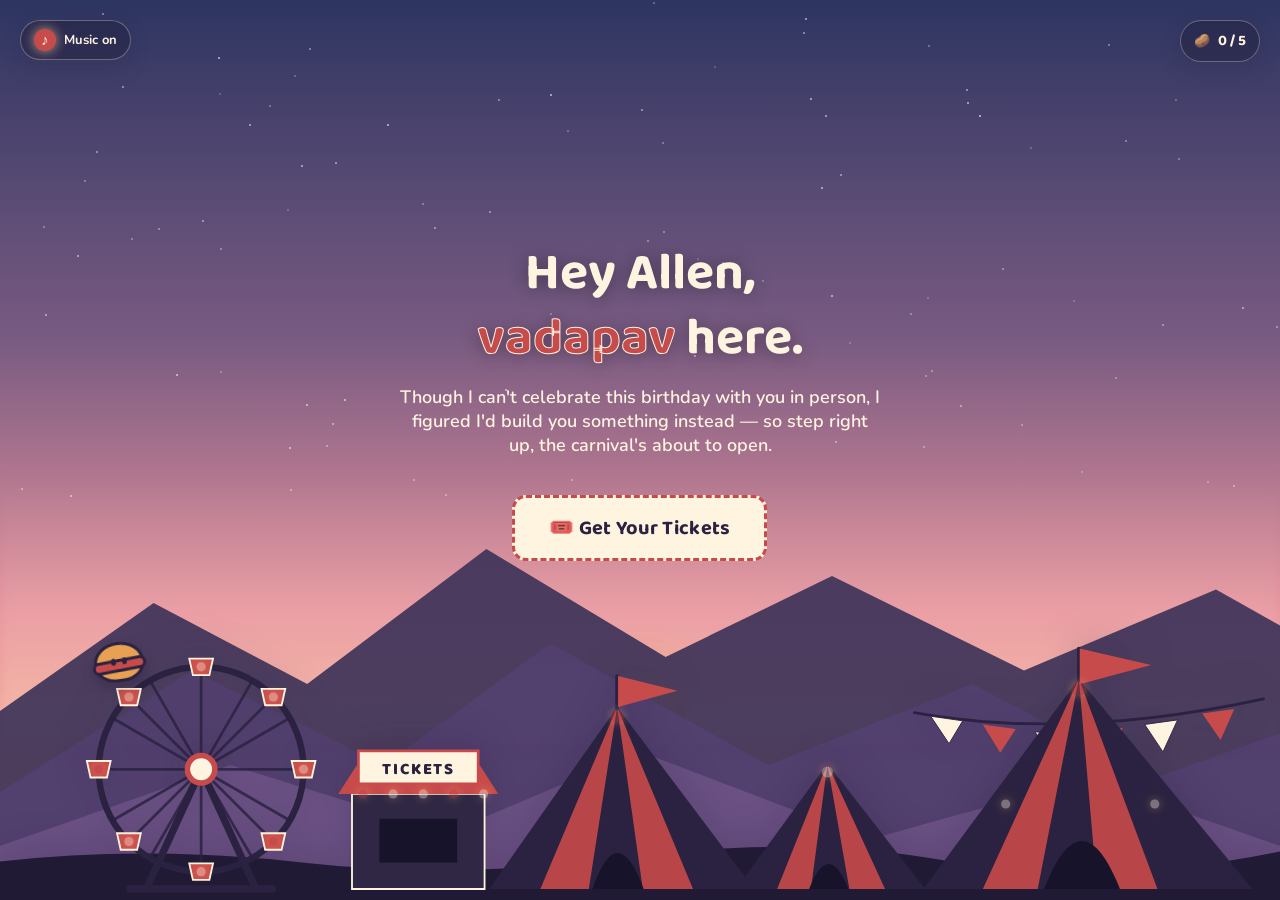
<file: index.html>
<!DOCTYPE html>
<html lang="en">
<head>
  <meta charset="UTF-8">
  <meta name="viewport" content="width=device-width, initial-scale=1.0">
  <title>Allen's Birthday Carnival</title>
  <link rel="stylesheet" href="css/shell.css">
</head>
<body>
  <main class="experience-shell" aria-label="Allen's birthday carnival experience">
    <iframe
      id="sceneFrame"
      class="scene-frame"
      src="scene1.html?shell=1"
      title="Allen's birthday carnival scene"
      allow="autoplay"
    ></iframe>
  </main>

  <script src="js/shell.js" defer></script>
</body>
</html>
</file>
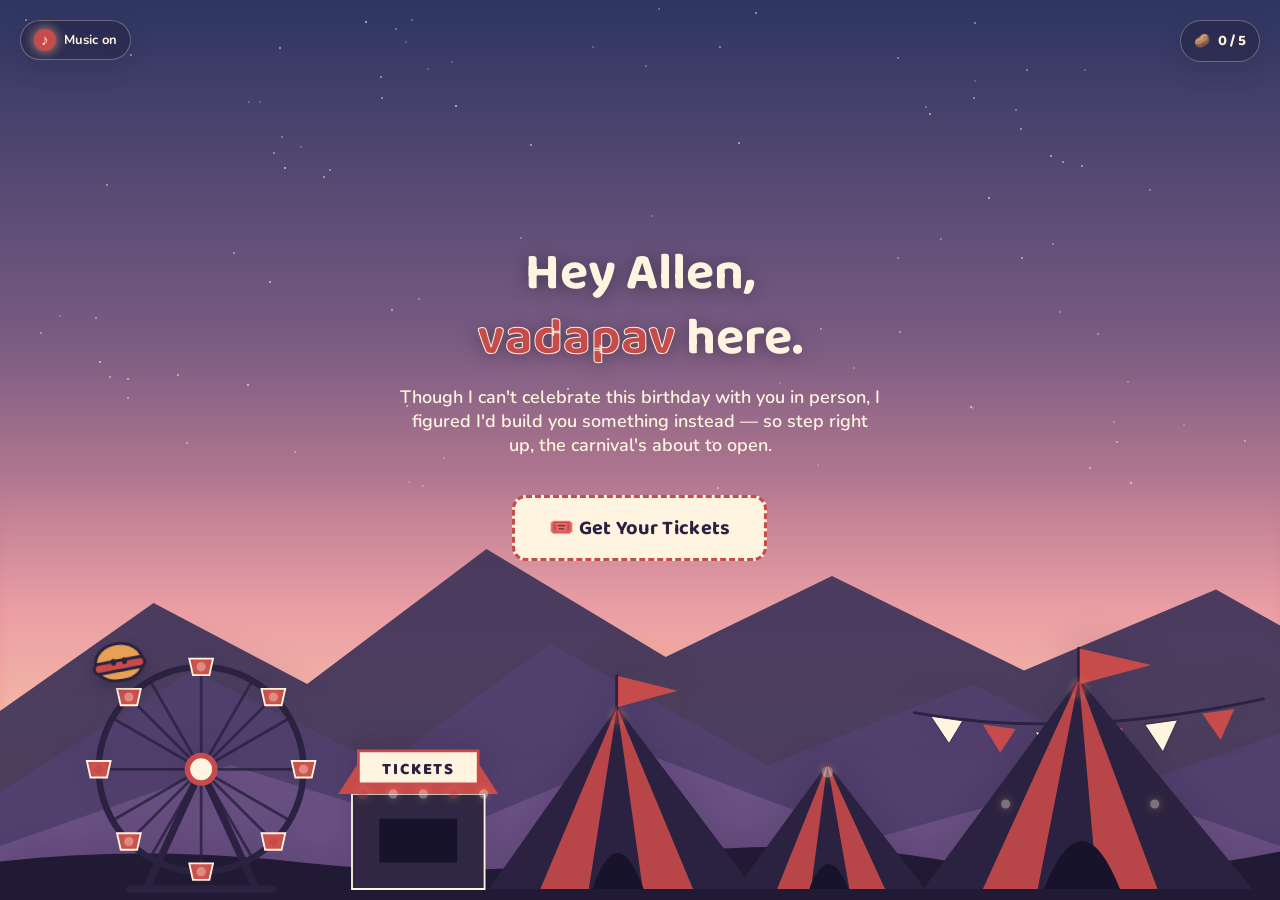
<file: scene1.html>
<!DOCTYPE html>
<html lang="en">
<head>
<meta charset="UTF-8">
<title>Scene 1 — Dawn</title>
<link rel="stylesheet" href="css/scene1.css">
</head>
<body>
 
<div class="stage">
  <div class="sky" id="sky"></div>
  <div class="stars" id="stars"></div>
  <div class="mist" id="mist"></div>
  <div class="daylight-overlay" id="daylightOverlay"></div>
 
  <div class="sun-wrap"><div class="sun" id="sun"></div></div>
 
  <div class="mountains" id="mountains">
    <svg class="mtn-layer mtn-far" viewBox="0 0 1400 400" preserveAspectRatio="none">
      <path d="M0,400 L0,260 L120,180 L240,240 L380,140 L520,220 L650,160 L800,230 L950,170 L1100,250 L1250,190 L1400,260 L1400,400 Z"/>
    </svg>
    <svg class="mtn-layer mtn-mid" viewBox="0 0 1400 400" preserveAspectRatio="none">
      <path d="M0,400 L0,320 L150,230 L300,300 L430,210 L600,300 L760,240 L900,310 L1080,250 L1230,320 L1400,290 L1400,400 Z"/>
    </svg>
    <svg class="mtn-layer mtn-near" viewBox="0 0 1400 400" preserveAspectRatio="none">
      <path d="M0,400 L0,360 L180,300 L350,350 L500,290 L680,355 L850,310 L1000,360 L1180,320 L1400,355 L1400,400 Z"/>
    </svg>
  </div>
 
  <svg class="carnival" viewBox="0 0 1400 300" preserveAspectRatio="xMidYMax meet" id="carnivalSvg" aria-label="A carnival waking up at dawn">
    <path class="ground" d="M0 258 Q160 240 330 259 T690 253 T1040 258 T1400 247 V300 H0Z"/>

    <!-- Ferris wheel: the whole assembly rotates slowly, while the frame stays planted. -->
    <g class="wheel">
      <circle class="structure wheel-rim" cx="220" cy="157" r="112"/>
      <g class="structure wheel-spoke">
        <path d="M220 45V269M108 157H332M141 78L299 236M141 236L299 78M164 60L276 254M123 101L317 213M123 213L317 101M164 254L276 60"/>
      </g>
      <g>
        <path class="gondola" d="M207 36h26l-4 18h-18z"/><path class="gondola" d="M207 260h26l-4 18h-18z"/>
        <path class="gondola" d="M95 148h26l-4 18H99z"/><path class="gondola" d="M319 148h26l-4 18h-18z"/>
        <path class="gondola" d="M128 69h26l-4 18h-18z"/><path class="gondola" d="M286 227h26l-4 18h-18z"/>
        <path class="gondola" d="M128 227h26l-4 18h-18z"/><path class="gondola" d="M286 69h26l-4 18h-18z"/>
      </g>
      <g>
        <circle class="light" cx="220" cy="45" r="5"/><circle class="light" cx="220" cy="269" r="5"/>
        <circle class="light" cx="108" cy="157" r="5"/><circle class="light" cx="332" cy="157" r="5"/>
        <circle class="light" cx="141" cy="78" r="5"/><circle class="light" cx="299" cy="236" r="5"/>
        <circle class="light" cx="141" cy="236" r="5"/><circle class="light" cx="299" cy="78" r="5"/>
      </g>
    </g>
    <path class="structure" stroke-width="8" d="M220 157L160 288M220 157l60 131M142 288h156"/>
    <circle cx="220" cy="157" r="15" fill="#FFF4E0" stroke="#C84B4B" stroke-width="6"/>

    <!-- Ticket booth -->
    <g>
      <path class="booth" d="M385 184h145v104H385z"/><path class="booth-roof" d="M370 184l20-31h135l20 31z"/>
      <path class="sign" d="M392 137h131v36H392z"/><text class="sign-text" x="458" y="162">TICKETS</text>
      <path class="tent-opening" d="M415 211h85v48h-85z"/><circle class="light" cx="397" cy="184" r="5"/><circle class="light" cx="430" cy="184" r="5"/><circle class="light" cx="463" cy="184" r="5"/><circle class="light" cx="496" cy="184" r="5"/><circle class="light" cx="529" cy="184" r="5"/>
    </g>

    <!-- Striped tents -->
    <g>
      <path class="tent" d="M535 288L675 89l150 199z"/>
      <path class="tent-stripe" d="M675 89l-84 199h53zM675 89l28 199h55z"/>
      <path class="tent-opening" d="M648 288q27-79 56 0z"/>
      <path class="structure" stroke-width="4" d="M675 91V55"/><path class="flag" d="M676 55l65 16-65 18z"/>
      <circle class="light" cx="675" cy="99" r="7"/>
    </g>
    <g>
      <path class="tent" d="M805 288L905 151l107 137z"/>
      <path class="tent-stripe" d="M905 151l-55 137h37zM905 151l24 137h39z"/>
      <path class="tent-opening" d="M885 288q21-55 43 0z"/><circle class="light" cx="905" cy="160" r="6"/>
    </g>

    <!-- Big top and bunting -->
    <path class="structure" stroke-width="3" d="M1000 95Q1170 126 1382 80"/>
    <g><path class="bunting" d="M1018 99l20 30 15-25z"/><path class="flag" d="M1075 108l19 31 17-26z"/><path class="bunting" d="M1132 116l20 31 16-28z"/><path class="flag" d="M1192 116l20 30 16-34z"/><path class="bunting" d="M1252 108l20 30 16-35z"/><path class="flag" d="M1315 96l20 29 15-34z"/></g>
    <g>
      <path class="tent" d="M1010 288l170-230 190 230z"/>
      <path class="tent-stripe" d="M1180 58l-105 230h60zM1180 58l20 230h66z"/>
      <path class="tent-opening" d="M1142 288q41-105 83 0z"/>
      <path class="structure" stroke-width="4" d="M1180 60V25"/><path class="flag" d="M1181 25l78 18-78 21z"/>
      <circle class="light" cx="1180" cy="69" r="8"/><circle class="light" cx="1100" cy="195" r="5"/><circle class="light" cx="1263" cy="195" r="5"/>
    </g>
  </svg>

  <button class="hidden-vadapav" id="dawnVadapav" data-vadapav-id="dawn-sleepy" aria-label="A suspicious sleepy vadapav is hiding near the mountains">
    <span class="vada-bun"></span><span class="vada-filling"></span>
    <span class="vada-eye left"></span><span class="vada-eye right"></span><span class="vada-mouth"></span>
  </button>

  <div class="hunt-counter" aria-label="Vadapav scavenger hunt progress"><span aria-hidden="true">🥔</span><strong id="huntCount">0 / 5</strong></div>
  <button class="music-toggle" id="musicToggle" type="button" aria-pressed="false" aria-label="Turn carnival music on">
    <span class="music-icon" aria-hidden="true">♪</span><span id="musicLabel">Music</span>
  </button>
  <div class="hunt-toast" id="huntToast" role="status" aria-live="polite"></div>
 
  <div class="message-wrap">
    <div class="greeting" id="greeting">Hey Allen,<br><span class="accent">vadapav</span> here.</div>
    <div class="subtext" id="subtext">Though I can't celebrate this birthday with you in person, I figured I'd build you something instead — so step right up, the carnival's about to open.</div>
    <button class="ticket-btn" id="ticketBtn">🎟️ Get Your Tickets</button>
    <button class="continue-btn" id="continueBtn">Continue to the Carnival →</button>
  </div>
 
  <button class="skip-hint" id="skipHint">Skip ahead →</button>
</div>
 
<script src="js/scene-router.js"></script>
<script src="js/music-client.js" defer></script>
<script src="js/scene1.js" defer></script>
 
</body>
</html>
</file>
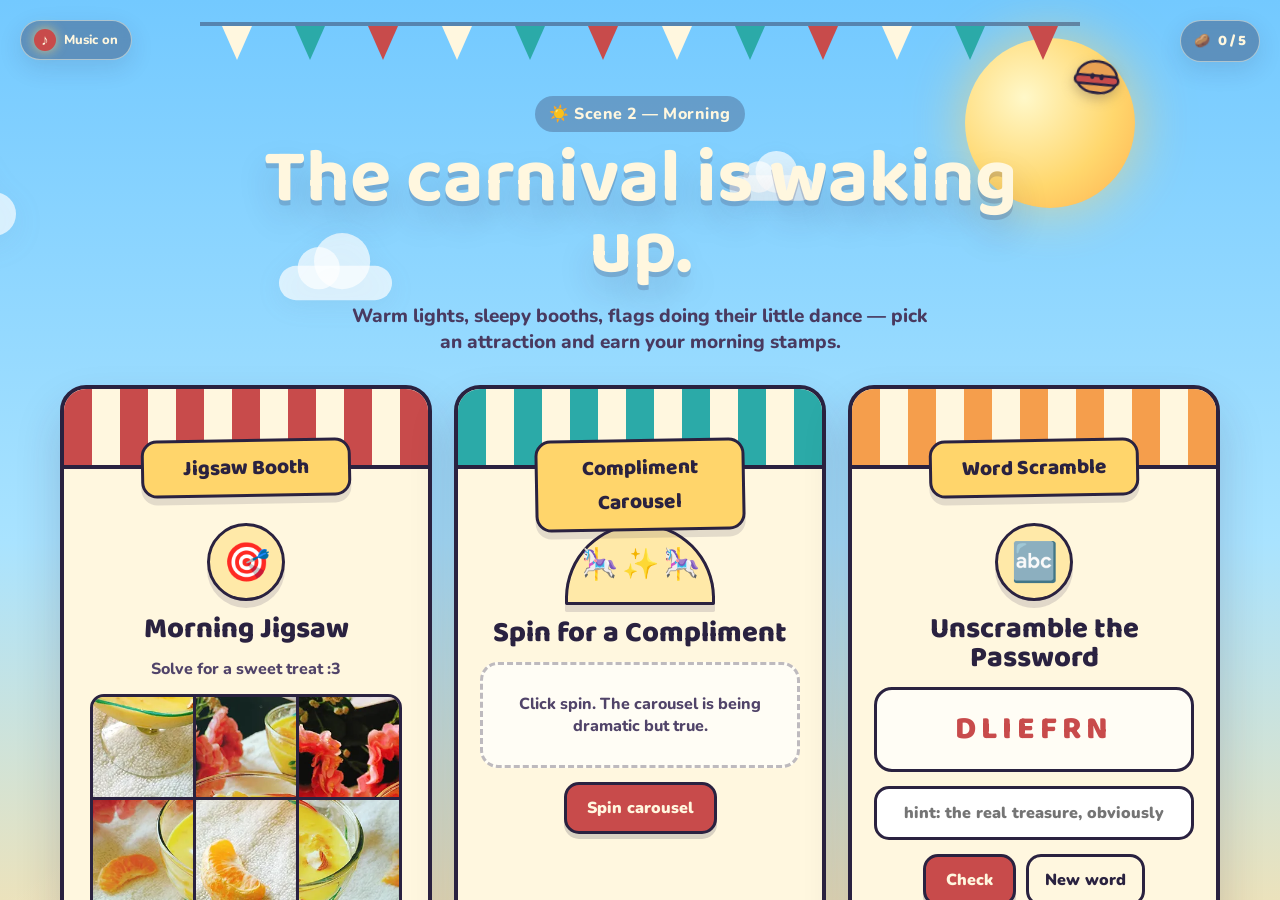
<file: scene2.html>
<!DOCTYPE html>
<html lang="en">
<head>
  <meta charset="UTF-8">
  <meta name="viewport" content="width=device-width, initial-scale=1.0">
  <title>Scene 2 — Morning Carnival</title>
  <link rel="stylesheet" href="css/scene2.css">
</head>
<body>
  <main class="stage">
    <div class="sky">
      <div class="sun" aria-hidden="true"></div>
      <div class="cloud cloud-one" aria-hidden="true"></div>
      <div class="cloud cloud-two" aria-hidden="true"></div>
      <div class="cloud cloud-three" aria-hidden="true"></div>
    </div>
 
    <div class="bunting" aria-hidden="true">
      <span></span><span></span><span></span><span></span><span></span><span></span>
      <span></span><span></span><span></span><span></span><span></span><span></span>
    </div>
 
    <button class="music-toggle" id="musicToggle" type="button" aria-pressed="true" aria-label="Turn carnival music off">
      <span class="music-icon" aria-hidden="true">♪</span><span id="musicLabel">Music on</span>
    </button>
 
    <div class="hunt-counter" aria-label="Vadapav scavenger hunt progress">
      <span aria-hidden="true">🥔</span><strong id="huntCount">0 / 5</strong>
    </div>
 
    <button class="hidden-vadapav vada-ticket" data-vadapav-id="morning-ticket-gremlin" aria-label="A tiny vadapav is hiding behind the morning ticket crate">
      <span class="vada-bun"></span><span class="vada-filling"></span>
      <span class="vada-eye left"></span><span class="vada-eye right"></span><span class="vada-mouth"></span>
    </button>
 
    <button class="hidden-vadapav vada-flag" data-vadapav-id="morning-flag-napper" aria-label="A tiny vadapav is tangled in the bunting flags">
      <span class="vada-bun"></span><span class="vada-filling"></span>
      <span class="vada-eye left"></span><span class="vada-eye right"></span><span class="vada-mouth"></span>
    </button>
 
    <section class="hero">
      <p class="eyebrow">☀️ Scene 2 — Morning</p>
      <h1>The carnival is waking up.</h1>
      <p class="intro">Warm lights, sleepy booths, flags doing their little dance — pick an attraction and earn your morning stamps.</p>
    </section>
 
    <section class="midway" aria-label="Morning carnival games">
      <article class="booth puzzle-booth">
        <div class="booth-roof"></div>
        <div class="booth-sign">Jigsaw Booth</div>
        <div class="booth-body">
          <div class="booth-icon" aria-hidden="true">🎯</div>
          <h2>Morning Jigsaw</h2>
          <p id="triviaQuestion">Solve for a sweet treat :3</p>
          <div class="jigsaw-board" id="jigsawBoard" aria-label="Click two puzzle tiles to swap them"></div>
          <div class="scramble-actions">
            <button class="game-btn" id="checkJigsaw" type="button">Check puzzle</button>
            <button class="ghost-btn" id="shuffleJigsaw" type="button">Shuffle</button>
          </div>
          <p class="result" id="jigsawResult" aria-live="polite"></p>
        </div>
      </article>
 
      <article class="booth carousel-booth">
        <div class="booth-roof"></div>
        <div class="booth-sign">Compliment Carousel</div>
        <div class="booth-body">
          <div class="carousel" aria-hidden="true">
            <span>🎠</span>
            <span>✨</span>
            <span>🎠</span>
          </div>
          <h2>Spin for a Compliment</h2>
          <p class="compliment-card" id="complimentCard">Click spin. The carousel is being dramatic but true.</p>
          <button class="game-btn" id="spinCompliment">Spin carousel</button>
        </div>
      </article>
 
      <article class="booth scramble-booth">
        <div class="booth-roof"></div>
        <div class="booth-sign">Word Scramble</div>
        <div class="booth-body">
          <div class="booth-icon" aria-hidden="true">🔤</div>
          <h2>Unscramble the Password</h2>
          <p class="scramble-word" id="scrambleWord">DLIEFRN</p>
          <label class="sr-only" for="scrambleInput">Word scramble answer</label>
          <input id="scrambleInput" type="text" autocomplete="off" placeholder="type answer here">
          <div class="scramble-actions">
            <button class="game-btn" id="checkScramble">Check</button>
            <button class="ghost-btn" id="newScramble">New word</button>
          </div>
          <p class="result" id="scrambleResult" aria-live="polite"></p>
        </div>
      </article>
    </section>
 
    <section class="stamp-card" aria-label="Morning progress">
      <div>
        <span class="stamp" id="jigsawStamp">Jigsaw</span>
        <span class="stamp" id="complimentStamp">Compliment</span>
        <span class="stamp" id="scrambleStamp">Scramble</span>
      </div>
      <button class="continue-btn" id="continueBtn" type="button">Head to Afternoon →</button>
    </section>
 
    <div class="toast" id="toast" role="status" aria-live="polite"></div>
  </main>
 
  <script src="js/scene-router.js"></script>
  <script src="js/music-client.js" defer></script>
  <script src="js/scene2.js" defer></script>
  <script src="js/jigsaw.js" defer></script>
</body>
</html>
</file>
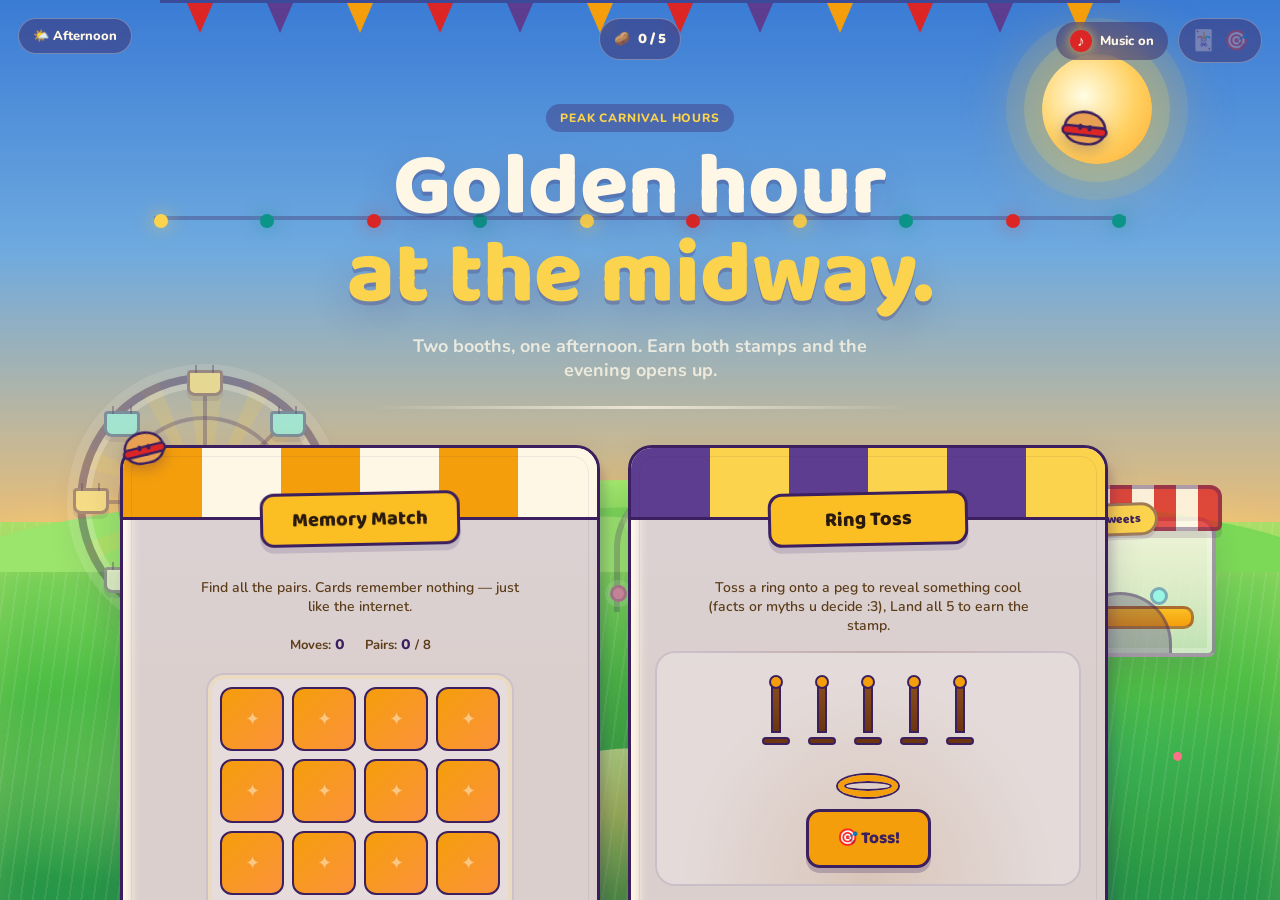
<file: scene3.html>
<!DOCTYPE html>
<html lang="en">
<head>
  <meta charset="UTF-8">
  <meta name="viewport" content="width=device-width, initial-scale=1.0">
  <title>Scene 3 — Afternoon Carnival</title>
  <link rel="stylesheet" href="css/scene3.css">
</head>
<body>

  <!-- Atmosphere layers -->
  <div class="sky" aria-hidden="true">
    <div class="sun-haze"></div>
    <div class="sun"></div>
    <div class="dust-motes" id="dustMotes"></div>
  </div>
  <div class="ground" aria-hidden="true">
    <div class="ground-shimmer"></div>
  </div>
  <div class="midway-backdrop" aria-hidden="true">
    <div class="far-wheel">
      <div class="wheel-orbit">
        <span class="spoke s1"></span><span class="spoke s2"></span><span class="spoke s3"></span><span class="spoke s4"></span>
        <span class="cabin c1"></span><span class="cabin c2"></span><span class="cabin c3"></span><span class="cabin c4"></span>
        <span class="cabin c5"></span><span class="cabin c6"></span><span class="cabin c7"></span><span class="cabin c8"></span>
        <span class="hub"></span>
      </div>
      <span class="wheel-leg left"></span><span class="wheel-leg right"></span><span class="wheel-base"></span>
    </div>
    <div class="stall stall-one"><span class="stall-sign">Sweets</span><span class="stall-counter"></span></div>
    <div class="stall stall-two"><span class="stall-sign">Prizes</span><span class="stall-counter"></span></div>
    <div class="flower-arch"><span></span><span></span><span></span><span></span><span></span></div>
    <div class="lightline">
      <span></span><span></span><span></span><span></span><span></span>
      <span></span><span></span><span></span><span></span><span></span>
    </div>
  </div>

  <!-- Bunting -->
  <div class="bunting" aria-hidden="true">
    <span></span><span></span><span></span><span></span><span></span><span></span>
    <span></span><span></span><span></span><span></span><span></span><span></span>
  </div>

  <!-- HUD -->
  <div class="hud-left">
    <div class="scene-badge">🌤️ Afternoon</div>
  </div>
  <div class="hud-right">
    <button class="music-toggle" id="musicToggle" type="button" aria-pressed="true" aria-label="Turn carnival music off">
      <span class="music-icon" aria-hidden="true">&#9834;</span><span id="musicLabel">Music on</span>
    </button>
    <div class="stamp-tray" aria-label="Afternoon progress">
      <span class="stamp" id="matchStamp" aria-label="Memory match stamp">🃏</span>
      <span class="stamp" id="tossStamp"  aria-label="Ring toss stamp">🎯</span>
    </div>
  </div>

  <div class="hunt-counter" aria-label="Vadapav scavenger hunt progress">
    <span aria-hidden="true">&#129364;</span><strong id="huntCount">0 / 5</strong>
  </div>

  <button class="hidden-vadapav vada-sun" data-vadapav-id="afternoon-sun-bather" aria-label="A tiny vadapav is hiding in the afternoon sun haze">
    <span class="vada-bun"></span><span class="vada-filling"></span>
    <span class="vada-eye left"></span><span class="vada-eye right"></span><span class="vada-mouth"></span>
  </button>
  <button class="hidden-vadapav vada-wheel" data-vadapav-id="afternoon-wheel-peek" aria-label="A tiny vadapav is peeking from the far wheel">
    <span class="vada-bun"></span><span class="vada-filling"></span>
    <span class="vada-eye left"></span><span class="vada-eye right"></span><span class="vada-mouth"></span>
  </button>
  <main class="stage">

    <!-- Hero -->
    <header class="hero">
      <p class="eyebrow">Peak carnival hours</p>
      <h1>Golden hour<br><em>at the midway.</em></h1>
      <p class="intro">Two booths, one afternoon. Earn both stamps and the evening opens up.</p>
    </header>

    <!-- Booths -->
    <section class="midway" aria-label="Afternoon carnival games">

      <!-- ── MEMORY MATCH ─────────────────────────────────────── -->
      <article class="booth booth--match" id="matchBooth">
        <div class="booth-roof" aria-hidden="true">
          <span></span><span></span><span></span><span></span><span></span><span></span>
        </div>
        <div class="booth-sign">Memory Match</div>
        <div class="booth-body">
          <p class="booth-intro">Find all the pairs. Cards remember nothing — just like the internet.</p>

          <div class="match-meta">
            <span class="match-stat">Moves: <strong id="moveCount">0</strong></span>
            <span class="match-stat">Pairs: <strong id="pairCount">0</strong> / 8</span>
          </div>

          <div class="match-grid" id="matchGrid" role="grid" aria-label="Memory match card grid"></div>

          <div class="booth-actions">
            <button class="btn-primary" id="matchRestart" type="button">Shuffle & restart</button>
          </div>
          <p class="result-msg" id="matchResult" aria-live="polite"></p>
        </div>
        <div class="booth-shadow" aria-hidden="true"></div>
      </article>

      <!-- ── RING TOSS ────────────────────────────────────────── -->
      <article class="booth booth--toss" id="tossBooth">
        <div class="booth-roof" aria-hidden="true">
          <span></span><span></span><span></span><span></span><span></span><span></span>
        </div>
        <div class="booth-sign">Ring Toss</div>
        <div class="booth-body">
          <p class="booth-intro">Toss a ring onto a peg to reveal something cool (facts or myths u decide :3), Land all 5 to earn the stamp.</p>

          <div class="toss-arena" aria-label="Ring toss game" id="tossArena">
            <div class="pegs-row" id="pegsRow">
              <!-- 5 pegs, built by JS -->
            </div>
            <div class="throw-zone">
              <div class="ring" id="ring" aria-hidden="true"></div>
              <button class="btn-toss" id="tossBtn" type="button">🎯 Toss!</button>
            </div>
          </div>

          <div class="fact-reveal" id="factReveal" aria-live="polite">
            <p id="factText">Land a ring to reveal a fact about Allen.</p>
          </div>

          <p class="result-msg" id="tossResult" aria-live="polite"></p>
        </div>
        <div class="booth-shadow" aria-hidden="true"></div>
      </article>

    </section>

    <!-- Continue -->
    <footer class="scene-footer">
      <button class="btn-continue" id="continueBtn" type="button" disabled>
        Head to Evening →
      </button>
    </footer>

    <section class="evening-preview" id="eveningPreview" tabindex="-1" hidden>
      <p class="preview-kicker">Evening unlock</p>
      <h2>Evening carnival coming next.</h2>
      <p>Fortune Teller, Live Stage, and the midnight finale.</p>
    </section>

  </main>

  <div class="toast" id="toast" role="status" aria-live="polite"></div>

  <script src="js/scene-router.js"></script>
  <script src="js/music-client.js" defer></script>
  <script src="js/scene3.js" defer></script>
</body>
</html>
</file>
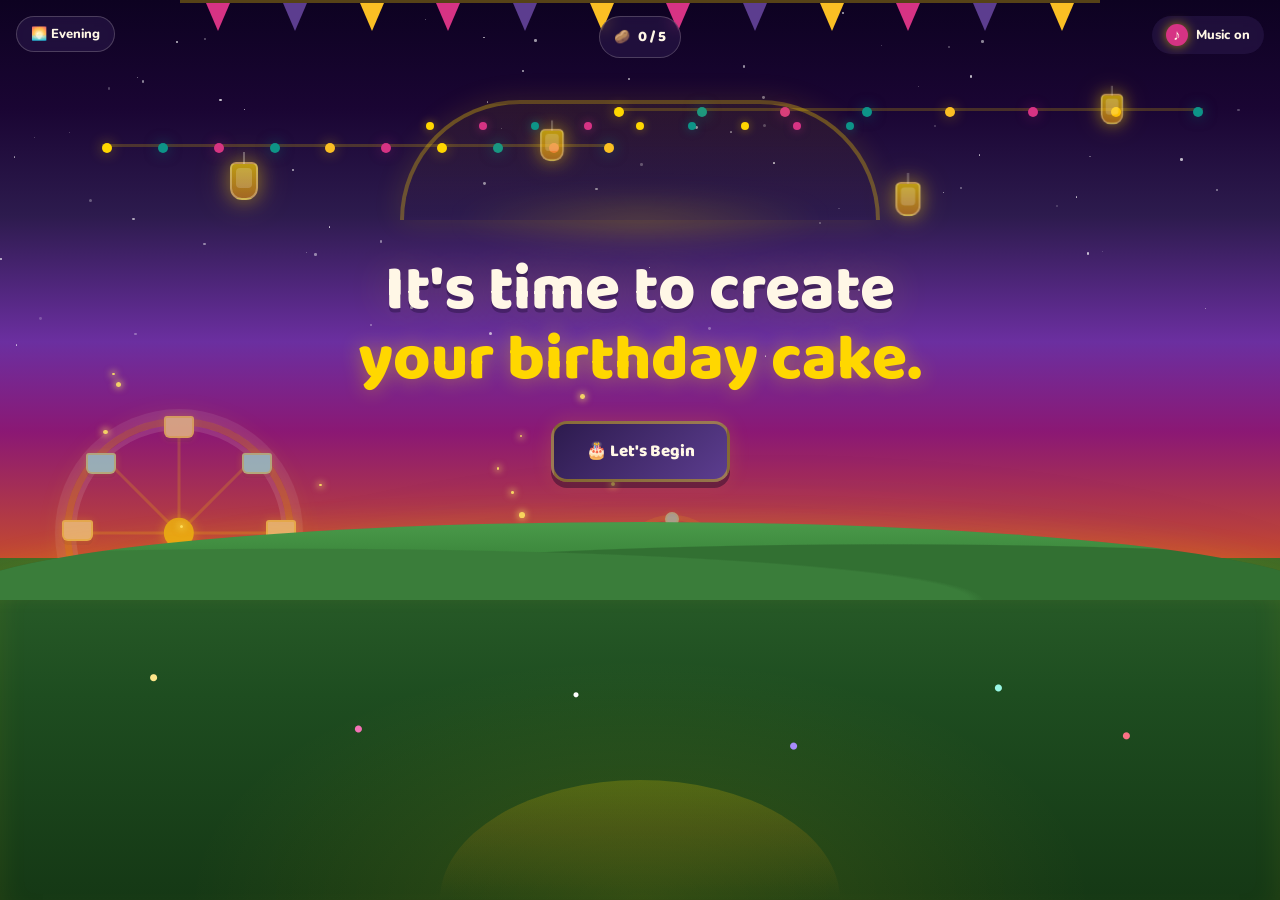
<file: scene4.html>
<!DOCTYPE html>
<html lang="en">
<head>
  <meta charset="UTF-8">
  <meta name="viewport" content="width=device-width, initial-scale=1.0">
  <title>Scene 4 — The Birthday Cake Ceremony</title>
  <link rel="stylesheet" href="css/scene4.css">
</head>
<body>

  <!-- ═══ ATMOSPHERE ════════════════════════════════════════════════════════ -->
  <div class="sky" aria-hidden="true">
    <div class="sun-glow"></div>
    <div class="sun-disc"></div>
    <div class="sky-stars" id="skyStars"></div>
  </div>
  <div class="fog" aria-hidden="true">
    <div class="fog-layer fog-a"></div>
    <div class="fog-layer fog-b"></div>
  </div>

  <!-- Background carnival -->
  <div class="carnival-bg" aria-hidden="true">
    <div class="bg-wheel">
      <div class="wheel-ring">
        <span class="wh-spoke ws1"></span><span class="wh-spoke ws2"></span>
        <span class="wh-spoke ws3"></span><span class="wh-spoke ws4"></span>
        <span class="wh-cab wc1"></span><span class="wh-cab wc2"></span>
        <span class="wh-cab wc3"></span><span class="wh-cab wc4"></span>
        <span class="wh-cab wc5"></span><span class="wh-cab wc6"></span>
        <span class="wh-cab wc7"></span><span class="wh-cab wc8"></span>
        <span class="wh-hub"></span>
      </div>
      <span class="wh-leg wl-l"></span><span class="wh-leg wl-r"></span>
      <span class="wh-base"></span>
    </div>
    <div class="bg-carousel-wrap">
      <div class="bg-carousel-top"></div>
      <div class="bg-carousel-body"></div>
      <div class="bg-carousel-base"></div>
    </div>
    <div class="bg-stall bst-l"><span class="bst-sign">Sweets</span></div>
    <div class="bg-stall bst-r"><span class="bst-sign">Gifts</span></div>
    <div class="bg-flower-arch"><span></span><span></span><span></span><span></span><span></span></div>
  </div>

  <!-- Lights & lanterns -->
  <div class="lights-layer" aria-hidden="true">
    <div class="string-lt sl-1">
      <span></span><span></span><span></span><span></span><span></span>
      <span></span><span></span><span></span><span></span><span></span>
    </div>
    <div class="string-lt sl-2">
      <span></span><span></span><span></span><span></span><span></span>
      <span></span><span></span><span></span>
    </div>
    <div class="lantern ln-1"></div>
    <div class="lantern ln-2"></div>
    <div class="lantern ln-3"></div>
    <div class="lantern ln-4"></div>
    <div class="fireflies" id="fireflies"></div>
  </div>

  <!-- SVG ClipPaths for Cake Shapes -->
  <svg width="0" height="0" style="position:absolute">
    <clipPath id="heartClip" clipPathUnits="objectBoundingBox">
      <path d="M0.5 0.95 C0.2 0.7 0 0.45 0 0.25 C0 0.1 0.1 0 0.25 0 C0.35 0 0.45 0.05 0.5 0.15 C0.55 0.05 0.65 0 0.75 0 C0.9 0 1 0.1 1 0.25 C1 0.45 0.8 0.7 0.5 0.95 Z" />
    </clipPath>
  </svg>

  <!-- Ground -->
  <div class="evt-ground" aria-hidden="true">
    <div class="ground-glow"></div>
    <div class="ending-path" id="endingPath"></div>
  </div>

  <!-- Bunting -->
  <div class="bunting" aria-hidden="true">
    <span></span><span></span><span></span><span></span><span></span><span></span>
    <span></span><span></span><span></span><span></span><span></span><span></span>
  </div>

  <!-- ═══ HUD ═══════════════════════════════════════════════════════════════ -->
  <div class="hud-l"><div class="scene-badge">🌅 Evening</div></div>
  <div class="hud-r">
    <button class="music-toggle" id="musicToggle" type="button" aria-pressed="true" aria-label="Turn carnival music off">
      <span class="music-icon" aria-hidden="true">&#9834;</span><span id="musicLabel">Music on</span>
    </button>
  </div>
  <div class="hunt-counter" aria-label="Vadapav scavenger hunt progress">
    <span aria-hidden="true">&#129364;</span><strong id="huntCount">0 / 5</strong>
  </div>

  <!-- ═══ MAIN STAGE ════════════════════════════════════════════════════════ -->
  <main class="stage" id="stage">

    <!-- Phase 1: Arrival -->
    <section class="phase phase--arrival is-active" id="phaseArrival">
      <div class="pavilion">
        <div class="pavilion-arch">
          <span class="pa-light"></span><span class="pa-light"></span><span class="pa-light"></span>
          <span class="pa-light"></span><span class="pa-light"></span><span class="pa-light"></span>
          <span class="pa-light"></span><span class="pa-light"></span><span class="pa-light"></span>
        </div>
        <div class="pavilion-glow"></div>
      </div>
      <h1 class="arrival-title">It's time to create<br><em>your birthday cake.</em></h1>
      <button class="btn-magic btn-begin" id="beginBtn" type="button">🎂 Let's Begin</button>
    </section>

    <!-- Phase 2: Customize -->
    <section class="phase phase--customize" id="phaseCustomize" hidden>
      <div class="customize-step" id="stepFlavor">
        <h2 class="step-title">🍰 Choose Your Flavor</h2>
        <div class="card-row" data-category="flavor">
          <button class="opt-card" data-value="chocolate" type="button"><span class="oc-icon">🍫</span><span class="oc-label">Chocolate</span></button>
          <button class="opt-card" data-value="vanilla" type="button"><span class="oc-icon">🍦</span><span class="oc-label">Vanilla</span></button>
          <button class="opt-card" data-value="strawberry" type="button"><span class="oc-icon">🍓</span><span class="oc-label">Strawberry</span></button>
          <button class="opt-card" data-value="redvelvet" type="button"><span class="oc-icon">❤️</span><span class="oc-label">Red Velvet</span></button>
          <button class="opt-card" data-value="butterscotch" type="button"><span class="oc-icon">🍯</span><span class="oc-label">Butterscotch</span></button>
        </div>
      </div>
      <div class="customize-step" id="stepShape" hidden>
        <h2 class="step-title">✨ Pick a Shape</h2>
        <div class="card-row" data-category="shape">
          <button class="opt-card" data-value="round" type="button"><span class="oc-icon">⭕</span><span class="oc-label">Round</span></button>
          <button class="opt-card" data-value="heart" type="button"><span class="oc-icon">💜</span><span class="oc-label">Heart</span></button>
          <button class="opt-card" data-value="square" type="button"><span class="oc-icon">⬜</span><span class="oc-label">Square</span></button>
          <button class="opt-card" data-value="twotier" type="button"><span class="oc-icon">🎂</span><span class="oc-label">Two-tier</span></button>
        </div>
      </div>
      <div class="customize-step" id="stepFrosting" hidden>
        <h2 class="step-title">🧁 Select Your Frosting</h2>
        <div class="card-row" data-category="frosting">
          <button class="opt-card" data-value="chocolate" type="button"><span class="oc-icon">🍫</span><span class="oc-label">Chocolate</span></button>
          <button class="opt-card" data-value="vanilla" type="button"><span class="oc-icon">🍦</span><span class="oc-label">Vanilla</span></button>
          <button class="opt-card" data-value="strawberry" type="button"><span class="oc-icon">🍓</span><span class="oc-label">Strawberry</span></button>
          <button class="opt-card" data-value="blueberry" type="button"><span class="oc-icon">🫐</span><span class="oc-label">Blueberry</span></button>
          <button class="opt-card" data-value="whitecream" type="button"><span class="oc-icon">🤍</span><span class="oc-label">White Cream</span></button>
        </div>
      </div>
      <div class="customize-step" id="stepDeco" hidden>
        <h2 class="step-title">🎀 Add Decorations</h2>
        <p class="step-hint">Select as many as you'd like</p>
        <div class="card-row card-row--wrap" data-category="decoration">
          <button class="opt-card opt-card--sm" data-value="strawberries" type="button"><span class="oc-icon">🍓</span><span class="oc-label">Strawberries</span></button>
          <button class="opt-card opt-card--sm" data-value="chocolatecurls" type="button"><span class="oc-icon">🍫</span><span class="oc-label">Choco Curls</span></button>
          <button class="opt-card opt-card--sm" data-value="macarons" type="button"><span class="oc-icon">🧁</span><span class="oc-label">Macarons</span></button>
          <button class="opt-card opt-card--sm" data-value="sprinkles" type="button"><span class="oc-icon">🎊</span><span class="oc-label">Sprinkles</span></button>
          <button class="opt-card opt-card--sm" data-value="candles" type="button"><span class="oc-icon">🕯️</span><span class="oc-label">Candles</span></button>
          <button class="opt-card opt-card--sm" data-value="goldflakes" type="button"><span class="oc-icon">⭐</span><span class="oc-label">Gold Flakes</span></button>
          <button class="opt-card opt-card--sm" data-value="roses" type="button"><span class="oc-icon">🌹</span><span class="oc-label">Roses</span></button>
          <button class="opt-card opt-card--sm" data-value="pearls" type="button"><span class="oc-icon">💎</span><span class="oc-label">Pearls</span></button>
          <button class="opt-card opt-card--sm" data-value="stars" type="button"><span class="oc-icon">🌟</span><span class="oc-label">Stars</span></button>
        </div>
        <button class="btn-magic btn-create" id="createBtn" type="button">✨ Create My Cake</button>
      </div>
    </section>

    <!-- Phase 3-4: Assembly + Ready -->
    <section class="phase phase--assembly" id="phaseAssembly" hidden>
      <div class="cake-spotlight">
        <div class="spotlight-beam"></div>
        <div class="cake-container" id="cakeContainer"></div>
      </div>
      <p class="assembly-text" id="assemblyText" aria-live="polite"></p>
      <h2 class="ready-title" id="readyTitle" hidden>Your masterpiece is ready.</h2>
      <button class="btn-magic btn-cut" id="cutBtn" type="button" hidden>🎂 Cut the Birthday Cake</button>
    </section>

    <!-- Phase 6: Celebration -->
    <section class="phase phase--celebration" id="phaseCelebration" hidden>
      <h1 class="celeb-title" id="celebTitle">🎉 Happy Birthday Allen! 🎉</h1>
      <p class="celeb-sub" id="celebSub">May this year bring you endless happiness, unforgettable memories, and every dream your heart wishes for.</p>
    </section>

    <!-- Phase 7: Ending -->
    <section class="phase phase--ending" id="phaseEnding" hidden>
      <p class="ending-text" id="endingText">"One final surprise awaits..."</p>
    </section>

  </main>

  <!-- Cutting overlay -->
  <div class="knife-overlay" id="knifeOverlay" hidden aria-hidden="true">
    <div class="knife" id="knife">
      <div class="knife-blade"></div>
      <div class="knife-handle"></div>
      <div class="knife-gleam"></div>
    </div>
    <div class="knife-sparkles" id="knifeSparkles"></div>
    <div class="cut-glow" id="cutGlow"></div>
  </div>

  <!-- Celebration layers -->
  <canvas class="confetti-canvas" id="confettiCanvas" aria-hidden="true"></canvas>
  <div class="fireworks-layer" id="fireworksLayer" aria-hidden="true"></div>
  <div class="balloons-layer" id="balloonsLayer" aria-hidden="true"></div>
  <div class="hearts-layer" id="heartsLayer" aria-hidden="true"></div>

  <!-- Toast -->
  <div class="toast" id="toast" role="status" aria-live="polite"></div>

  <script src="js/scene-router.js"></script>
  <script src="js/music-client.js" defer></script>
  <script src="js/scene4.js" defer></script>
</body>
</html>
</file>
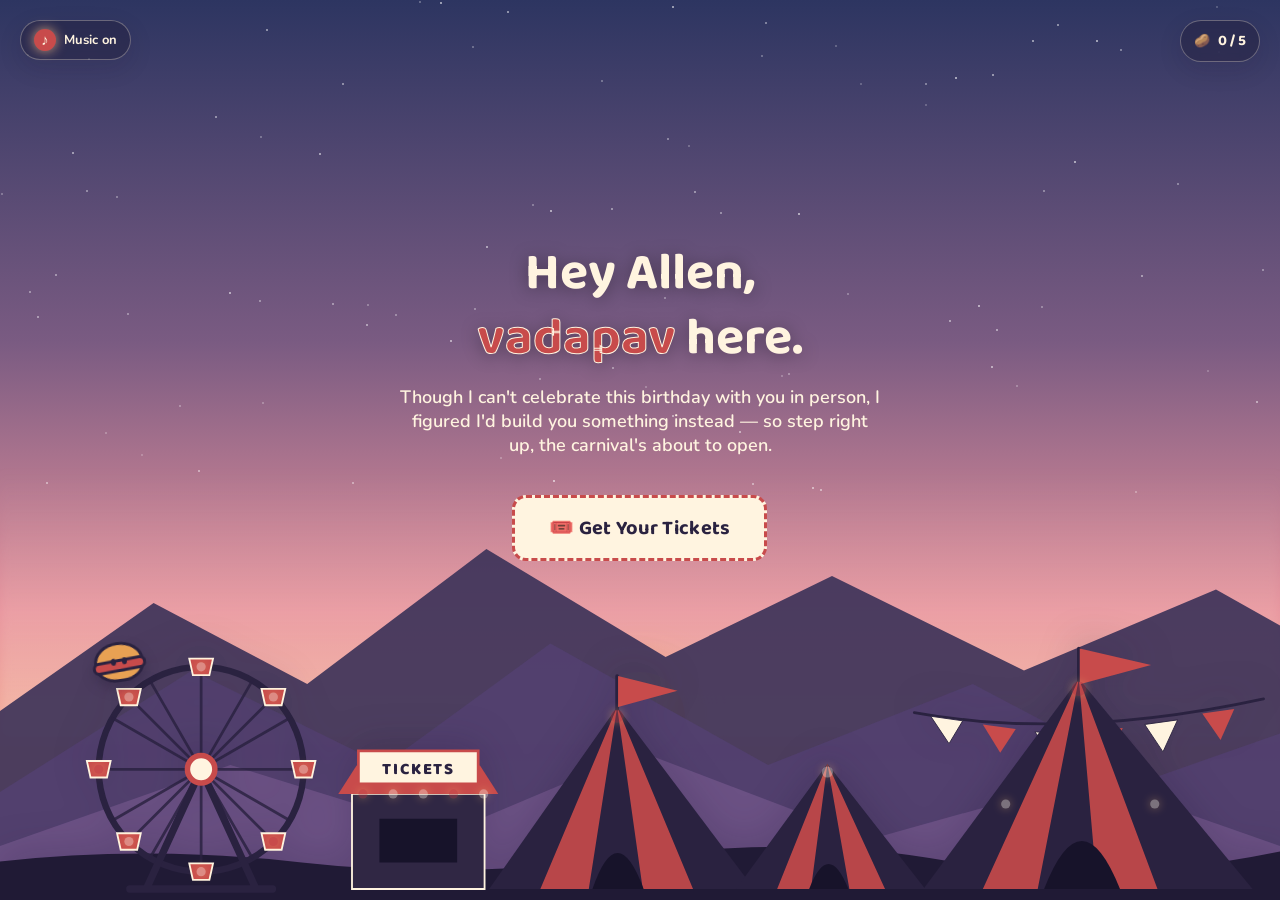
<file: scene5.html>
<!DOCTYPE html>
<html lang="en">

<head>
  <meta charset="UTF-8">
  <meta name="viewport" content="width=device-width, initial-scale=1.0">
  <title>Scene 5 — A Night Beneath the Stars</title>
  <link
    href="https://fonts.googleapis.com/css2?family=Cinzel:wght@400;500&family=Dancing+Script:wght@500;700&family=Inter:wght@300;400&display=swap"
    rel="stylesheet">
  <link rel="stylesheet" href="css/scene5.css">
</head>

<body>

  <!-- ═══ ATMOSPHERE ════════════════════════════════════════════════════════ -->
  <div class="sky" aria-hidden="true">
    <div class="sky-stars" id="skyStars"></div>
    <div class="moon"></div>
    <div class="clouds">
      <div class="cloud cloud-1"></div>
      <div class="cloud cloud-2"></div>
      <div class="cloud cloud-3"></div>
    </div>
    <div class="shooting-stars" id="shootingStars"></div>
  </div>

  <div class="carnival-bg" id="carnivalBg" aria-hidden="true">
    <div class="ferris-wheel-distant">
      <div class="fw-ring">
        <div class="fw-spoke"></div>
        <div class="fw-spoke" style="transform:rotate(45deg)"></div>
        <div class="fw-spoke" style="transform:rotate(90deg)"></div>
        <div class="fw-spoke" style="transform:rotate(135deg)"></div>
      </div>
      <div class="fw-base"></div>
    </div>
    <div class="carousel-distant"></div>
    <div class="fog">
      <div class="fog-layer fog-a"></div>
      <div class="fog-layer fog-b"></div>
    </div>
    <div class="fireflies" id="fireflies"></div>
  </div>

  <!-- ═══ HUD ═══════════════════════════════════════════════════════════════ -->
  <div class="hud" id="hud">
    <button class="music-toggle" id="musicToggle" type="button" aria-pressed="true">
      <span class="music-icon" aria-hidden="true">&#9834;</span><span id="musicLabel">Music on</span>
    </button>
  </div>

  <!-- ═══ MAIN STAGE ════════════════════════════════════════════════════════ -->
  <main class="stage" id="stage">

    <!-- Phase 1: Intro -->
    <section class="phase phase--intro is-active" id="phaseIntro">
      <div class="intro-text-wrap">
        <h1 class="intro-line" id="introLine1">Every celebration eventually becomes a memory...</h1>
        <h1 class="intro-line" id="introLine2">But some nights stay with us forever.</h1>
      </div>
    </section>

    <!-- Phase 2: Stargazing -->
    <section class="phase phase--stargazing" id="phaseStargazing" hidden>
      <div class="constellation-container" id="constellationContainer">
        <!-- Injected via JS -->
      </div>

      <div class="constellation-ui">
        <div class="constellation-info" id="constellationInfo">
          <h2 class="c-title" id="cTitle">Orion</h2>
          <p class="c-myth" id="cMyth">The Hunter of the Night Sky</p>
          <p class="c-desc" id="cDesc">A majestic figure standing tall among the stars, forever watching over the cosmic
            wilderness.</p>
        </div>
        <div class="c-controls">
          <button class="c-btn" id="cPrev">❮</button>
          <div class="c-dots" id="cDots"></div>
          <button class="c-btn" id="cNext">❯</button>
        </div>
        <button class="btn-magic" id="finishStarsBtn" type="button"
          style="opacity:0; pointer-events:none; margin-top:2rem;">Look Down</button>
      </div>
    </section>

    <!-- Phase 3: The Letter -->
    <section class="phase phase--letter" id="phaseLetter" hidden>
      <div class="bench-scene">
        <div class="lantern-glow"></div>
        <div class="envelope-wrap" id="envelopeWrap">
          <div class="envelope" id="envelope">
            <div class="envelope-front"></div>
            <div class="envelope-flap" id="envFlap">
              <div class="wax-seal" id="waxSeal">A</div>
            </div>
            <div class="envelope-back"></div>
            <div class="envelope-paper" id="envPaper"></div>
          </div>
          <p class="envelope-hint">A letter written from the vadapav...</p>
        </div>
      </div>

      <!-- Full screen letter reading view -->
      <div class="letter-reading-view" id="letterView">
        <div class="parchment" id="parchment">
          <div class="parchment-content">
            <p class="greeting">Dear Allen,</p>
            <p>Hey Allen, Vadapav here. I am writing this letter and made this site to express my gratitude for our
              friendship. Even though we haven't talked much, I am truly grateful to have a friend like you.</p>
            <p>I am so thankful for the support you've always given me during my lowest moments, and for never judging
              me for anything.</p>
            <p>I hope you enjoy your special day, and may you always stay as bright as this carnival.</p>
            <p>Keep shining, keep dreaming, and remember that no matter where the journey takes you, you are cherished.
            </p>
            <p class="closing">your good friend,</p>
            <p class="signature"> Vadapav</p>
          </div>
        </div>
        <button class="btn-magic btn-close-letter" id="closeLetterBtn" type="button">Fold Letter</button>
      </div>
    </section>

    <!-- Phase 4: Finale -->
    <section class="phase phase--finale" id="phaseFinale" hidden>
      <div class="finale-messages">
        <h1 class="f-msg" id="fMsg1">Thank you for sharing this journey.</h1>
        <h1 class="f-msg" id="fMsg2">Happy Birthday, Allen. </h1>
        <h1 class="f-msg" id="fMsg3">Some moments end... but memories last... happy birthday 🥳🥳.
        </h1>
      </div>
    </section>

  </main>

  <!-- Audio -->
  <audio id="ambientMusic" src="media/scene1.mp3" loop preload="auto"></audio>

  <script src="js/scene-router.js"></script>
  <script src="js/music-client.js" defer></script>
  <script src="js/scene5.js" defer></script>
</body>

</html>
</file>
<file: css/shell.css>
html,
body {
  width: 100%;
  min-height: 100%;
  margin: 0;
  background: #17142a;
}

body {
  overflow: hidden;
}

.experience-shell {
  position: fixed;
  inset: 0;
  width: 100vw;
  height: 100vh;
  background: #17142a;
}

.scene-frame {
  display: block;
  width: 100%;
  height: 100%;
  border: 0;
  background: transparent;
}
</file>
<file: css/scene1.css>
@import url('https://fonts.googleapis.com/css2?family=Baloo+2:wght@500;700;800&family=Nunito:wght@400;600&display=swap');
 
  :root{
    --sky-top:#2D3561;
    --sky-mid:#7A5B82;
    --sky-low:#E8929C;
    --sky-horizon:#FFC288;
    --mtn-far:#3A3158;
    --mtn-mid:#52406F;
    --mtn-near:#6B5184;
    --cream:#FFF4E0;
    --red:#C84B4B;
    --ink:#2A2240;
 
    /* Shared timing tokens — single source of truth for the dawn->day transition.
       Every element below references these instead of repeating literals,
       so changing the pace of the sunrise means changing ONE value. */
    --rise-duration:6s;
    --ease-rise:cubic-bezier(.16,1,.3,1); /* expo-out: fast start, long natural decel — how a sunrise actually reads, not a linear elevator */
    --fade-duration:2.5s;
  }
 
  *{margin:0;padding:0;box-sizing:border-box;}
 
  html,body{
    width:100%;height:100%;
    overflow:hidden;
    background:#16142b;
    font-family:'Nunito',sans-serif;
  }
 
  .stage{
    position:relative;
    width:100%;
    height:100vh;
    min-height:560px;
    overflow:hidden;
  }
 
  /* SKY - stays on the dawn pink/orange gradient permanently.
     The sun still rises and the brightness overlay still lightens the scene,
     but the sky color itself no longer shifts to a blue daylight palette. */
  .sky{
    position:absolute;
    inset:0;
    background:linear-gradient(to bottom,
      var(--sky-top) 0%,
      var(--sky-mid) 38%,
      var(--sky-low) 68%,
      var(--sky-horizon) 100%);
  }
 
  /* Brightness overlay - progressively lightens the whole stage as the sun ascends.
     Deliberately starts ~0.4s after the sky and runs slightly longer, so brightness
     reads as "catching up" to the color shift rather than moving in identical lockstep
     with it — that offset is what sells "progressive" rather than "instant cut". */
  .daylight-overlay{
    position:absolute;
    inset:0;
    background:#FFF7E6;
    opacity:0;
    mix-blend-mode:soft-light;
    pointer-events:none;
    transition:opacity calc(var(--rise-duration) + 0.8s) var(--ease-rise) 0.4s;
    z-index:6;
  }
  .daylight-overlay.is-rising{
    opacity:0.85;
  }
 
  /* STARS - fade out only once rising starts */
  .stars{
    position:absolute;
    inset:0;
    opacity:0.8;
    transition:opacity var(--fade-duration) ease-out;
  }
  .stars.is-rising{
    opacity:0;
  }
  .star{
    position:absolute;
    width:2px;height:2px;
    background:#fff;
    border-radius:50%;
  }
 
  /* MIST */
  .mist{
    position:absolute;
    bottom:18%;
    left:0;width:100%;height:30%;
    background:linear-gradient(to top, rgba(255,244,224,0.25), transparent);
    filter:blur(6px);
    animation:mistDrift 14s ease-in-out infinite alternate;
    pointer-events:none;
    transition:opacity calc(var(--rise-duration) * 0.65) ease 1.5s;
  }
  .mist.is-rising{
    opacity:0;
  }
  @keyframes mistDrift{
    from{transform:translateX(-2%);}
    to{transform:translateX(2%);}
  }
 
  /* SUN - idle low on horizon until rising is triggered.
     Uses transform (not top) so the browser can composite this on the GPU
     instead of running layout+paint every frame of a 6s transition. */
  .sun-wrap{
    position:absolute;
    left:50%;
    bottom:22%;
    transform:translateX(-50%);
    width:90px;height:90px;
  }
  .sun{
    width:100%;height:100%;
    border-radius:50%;
    background:radial-gradient(circle at 35% 30%, #FFE9B8, #FFB25E 60%, #FF9248 100%);
    box-shadow:0 0 40px 10px rgba(255,178,94,0.55);
    position:relative;
    top:0;
    transform:translateY(60px);
    opacity:0.85;
    transition:
      transform var(--rise-duration) var(--ease-rise),
      box-shadow var(--rise-duration) var(--ease-rise),
      opacity 1s ease;
    will-change:transform;
  }
  .sun.is-rising{
    transform:translateY(-100px);
    box-shadow:0 0 70px 24px rgba(255,233,184,0.7);
    opacity:1;
  }
 
  /* MOUNTAINS - layered parallax, Altos Adventure style flat silhouettes */
  .mountains{
    position:absolute;
    bottom:0;left:0;width:100%;
    height:60%;
  }
  .mtn-layer{
    position:absolute;
    bottom:0;left:0;
    width:140%;
    height:100%;
  }
  .mtn-far{ fill:var(--mtn-far); opacity:0.9; animation:driftFar 40s linear infinite alternate; transition:fill var(--rise-duration) var(--ease-rise), opacity var(--rise-duration) var(--ease-rise);}
  .mtn-mid{ fill:var(--mtn-mid); opacity:0.95; animation:driftMid 28s linear infinite alternate; transition:fill var(--rise-duration) var(--ease-rise), opacity var(--rise-duration) var(--ease-rise);}
  .mtn-near{ fill:var(--mtn-near); animation:driftNear 18s linear infinite alternate; transition:fill var(--rise-duration) var(--ease-rise);}
 
  .mountains.is-rising .mtn-far{ fill:#6B5B95; opacity:0.85; }
  .mountains.is-rising .mtn-mid{ fill:#8A6BA8; opacity:0.9; }
  .mountains.is-rising .mtn-near{ fill:#A8729A; }
 
  @keyframes driftFar{ from{transform:translateX(0);} to{transform:translateX(-3%);} }
  @keyframes driftMid{ from{transform:translateX(0);} to{transform:translateX(-5%);} }
  @keyframes driftNear{ from{transform:translateX(0);} to{transform:translateX(-7%);} }
 
  /* CARNIVAL — layered storybook midway */
  .carnival{
    position:absolute;
    bottom:0;left:0;width:100%;
    height:38%;
    z-index:5;
    overflow:visible;
    filter:drop-shadow(0 -8px 18px rgba(27,18,48,.18));
  }
  .ground{fill:#201a35;}
  .structure{fill:none;stroke:var(--ink);stroke-linecap:round;stroke-linejoin:round;}
  .wheel-rim{stroke-width:7;}
  .wheel-spoke{stroke-width:3;opacity:.82;}
  .wheel{transform-origin:220px 157px;animation:wheelTurn 34s linear infinite;}
  .gondola{fill:#C84B4B;stroke:#FFF4E0;stroke-width:2;}
  .tent{fill:var(--ink);}
  .tent-stripe{fill:#C84B4B;opacity:.9;}
  .tent-opening{fill:#17132a;}
  .booth{fill:#302744;stroke:#FFF4E0;stroke-width:2;}
  .booth-roof{fill:#C84B4B;}
  .sign{fill:#FFF4E0;stroke:#C84B4B;stroke-width:3;}
  .sign-text{fill:#2A2240;font:800 18px 'Baloo 2',sans-serif;letter-spacing:2px;text-anchor:middle;}
  .flag{fill:#C84B4B;transform-box:fill-box;transform-origin:left center;animation:flagWave 2.2s ease-in-out infinite alternate;}
  .bunting{fill:#FFF4E0;stroke:#2A2240;stroke-width:1;}
  .light{
    fill:var(--cream);
    opacity:0.38;
    transition:opacity 0.6s ease;
    filter:drop-shadow(0 0 5px #FFC56F);
  }
  .light:nth-child(3n){ fill:var(--red); }
  /* Delays now scale with --rise-duration via calc(), so if the rise speeds up
     or slows down, lights still land proportionally inside the same window
     instead of firing late (or early) against a duration they weren't tuned for. */
  .carnival.is-rising .light{
    animation:flicker 3.2s infinite ease-in-out;
  }
  .carnival.is-rising .light:nth-child(odd){ animation-delay:calc(var(--rise-duration) * 0.07); }
  .carnival.is-rising .light:nth-child(3n){ animation-delay:calc(var(--rise-duration) * 0.15); }
  .carnival.is-rising .light:nth-child(5n){ animation-delay:calc(var(--rise-duration) * 0.27); }
  @keyframes flicker{
    0%,100%{opacity:0.15;}
    45%{opacity:0.2;}
    50%{opacity:0.95;}
    55%{opacity:0.3;}
    60%{opacity:0.9;}
    75%{opacity:0.85;}
  }
  @keyframes wheelTurn{to{transform:rotate(360deg);}}
  @keyframes flagWave{to{transform:skewY(8deg) scaleX(.92);}}
 
  /* MESSAGE */
  .message-wrap{
    position:absolute;
    top:0;left:0;width:100%;height:100%;
    display:flex;
    flex-direction:column;
    align-items:center;
    justify-content:center;
    text-align:center;
    z-index:10;
    padding:0 24px;
    pointer-events:none;
  }
  .greeting{
    font-family:'Baloo 2', sans-serif;
    font-weight:700;
    color:var(--cream);
    font-size:clamp(28px, 5vw, 52px);
    text-shadow:0 2px 18px rgba(0,0,0,0.35);
    opacity:0;
    transform:translateY(14px);
    animation:riseIn 1s ease forwards;
    animation-delay:0.3s;
    line-height:1.25;
    transition:color calc(var(--rise-duration) * 0.7) ease, text-shadow calc(var(--rise-duration) * 0.7) ease;
  }
  .greeting .accent{
    color:var(--red);
    -webkit-text-stroke:1px var(--cream);
  }
  .greeting.is-rising{
    color:var(--ink);
    text-shadow:0 2px 10px rgba(255,255,255,0.4);
  }
  .greeting.is-rising .accent{
    -webkit-text-stroke:1px var(--ink);
  }
  .subtext{
    font-family:'Nunito',sans-serif;
    font-weight:600;
    color:var(--cream);
    opacity:0;
    font-size:clamp(14px,2vw,18px);
    margin-top:14px;
    max-width:480px;
    transform:translateY(10px);
    animation:riseIn 1s ease forwards;
    animation-delay:0.8s;
    transition:color calc(var(--rise-duration) * 0.7) ease;
  }
  .subtext.is-rising{
    color:var(--ink);
  }
 
  @keyframes riseIn{
    to{opacity:1; transform:translateY(0);}
  }
 
  /* TICKET BUTTON */
  .ticket-btn{
    margin-top:38px;
    font-family:'Baloo 2', sans-serif;
    font-weight:700;
    font-size:clamp(16px,2.4vw,20px);
    color:var(--ink);
    background:var(--cream);
    border:3px dashed var(--red);
    border-radius:14px;
    padding:14px 34px;
    cursor:pointer;
    pointer-events:auto;
    letter-spacing:0.3px;
    opacity:0;
    transform:translateY(10px) scale(0.96);
    animation:riseIn 1s ease forwards, glowPulse 2.4s ease-in-out infinite;
    animation-delay:1.3s, 2.5s;
    box-shadow:0 0 0 0 rgba(255,178,94,0.6);
    transition:transform 0.2s ease, box-shadow 0.2s ease, opacity 0.5s ease;
  }
  .ticket-btn:hover{
    transform:translateY(-2px) scale(1.03);
  }
  .ticket-btn:active{
    transform:translateY(0) scale(0.98);
  }
  .ticket-btn.is-hidden{
    opacity:0 !important;
    pointer-events:none;
    transform:translateY(-6px) scale(0.96) !important;
  }
  @keyframes glowPulse{
    0%,100%{ box-shadow:0 0 0 0 rgba(255,178,94,0.45); }
    50%{ box-shadow:0 0 0 14px rgba(255,178,94,0); }
  }
 
  /* CONTINUE BUTTON - appears once daylight has fully arrived */
  .continue-btn{
    margin-top:38px;
    font-family:'Baloo 2', sans-serif;
    font-weight:700;
    font-size:clamp(16px,2.4vw,20px);
    color:var(--cream);
    background:var(--red);
    border:none;
    border-radius:14px;
    padding:14px 34px;
    cursor:pointer;
    letter-spacing:0.3px;
    opacity:0;
    pointer-events:none;
    transform:translateY(10px) scale(0.96);
    transition:opacity 0.6s ease, transform 0.3s ease;
  }
  .continue-btn.is-visible{
    opacity:1;
    pointer-events:auto;
    transform:translateY(0) scale(1);
  }
  .continue-btn:hover{
    transform:translateY(-2px) scale(1.03);
  }
 
  /* SKIP HINT - appears only while the transition is actively running,
     gives impatient users (or anyone whose device drops frames) an escape hatch */
  .skip-hint{
    position:absolute;
    bottom:24px;
    right:24px;
    z-index:20;
    font-family:'Nunito',sans-serif;
    font-weight:600;
    font-size:13px;
    color:var(--cream);
    background:rgba(42,34,64,0.45);
    border:1px solid rgba(255,244,224,0.35);
    border-radius:20px;
    padding:8px 16px;
    cursor:pointer;
    opacity:0;
    pointer-events:none;
    transition:opacity 0.3s ease;
  }
  .skip-hint.is-visible{
    opacity:1;
    pointer-events:auto;
  }
  .skip-hint:hover{
    background:rgba(42,34,64,0.65);
  }

  /* OPTIONAL VADAPAV HUNT — shared storage lets future scenes join the same quest. */
  .hunt-counter{
    position:absolute;top:20px;right:20px;z-index:24;
    display:flex;align-items:center;gap:8px;
    padding:8px 13px;border:1px solid rgba(255,244,224,.3);border-radius:999px;
    color:var(--cream);background:rgba(31,24,52,.38);backdrop-filter:blur(8px);
    font:700 13px 'Nunito',sans-serif;box-shadow:0 8px 24px rgba(26,18,45,.12);
  }
  .hunt-counter strong{font-family:'Baloo 2',sans-serif;font-size:15px;}
  .music-toggle{
    position:absolute;top:20px;left:20px;z-index:24;
    display:flex;align-items:center;gap:8px;padding:8px 13px;
    border:1px solid rgba(255,244,224,.3);border-radius:999px;
    color:var(--cream);background:rgba(31,24,52,.38);backdrop-filter:blur(8px);
    font:700 13px 'Nunito',sans-serif;cursor:pointer;
    box-shadow:0 8px 24px rgba(26,18,45,.12);transition:background .2s ease,transform .2s ease;
  }
  .music-toggle:hover{background:rgba(31,24,52,.62);transform:translateY(-1px);}
  .music-toggle:focus-visible{outline:2px solid var(--cream);outline-offset:3px;}
  .music-icon{display:grid;place-items:center;width:22px;height:22px;border-radius:50%;background:var(--red);font:800 15px 'Baloo 2',sans-serif;}
  .music-toggle[aria-pressed="true"] .music-icon{animation:musicBeat 1.25s ease-in-out infinite;box-shadow:0 0 12px rgba(255,194,136,.75);}
  .hidden-vadapav{
    position:absolute;left:7%;bottom:27%;z-index:7;width:58px;height:58px;
    border:0;background:transparent;cursor:pointer;filter:drop-shadow(0 6px 6px rgba(28,18,45,.25));
    transform:translateY(34px) rotate(-8deg);transition:transform .28s var(--ease-rise),filter .25s ease;
  }
  .hidden-vadapav:hover,.hidden-vadapav:focus-visible{transform:translateY(18px) rotate(4deg) scale(1.08);outline:none;filter:drop-shadow(0 7px 8px rgba(28,18,45,.35));}
  .vada-bun{position:absolute;inset:9px 4px;border-radius:50% 50% 44% 44%;background:#E8A153;border:3px solid #2A2240;}
  .vada-filling{position:absolute;left:2px;right:2px;top:26px;height:13px;border-radius:9px;background:#C84B4B;border:3px solid #2A2240;transform:rotate(-3deg);}
  .vada-eye{position:absolute;top:25px;width:5px;height:7px;border-radius:50%;background:#2A2240;z-index:2;}
  .vada-eye.left{left:21px}.vada-eye.right{right:21px}
  .vada-mouth{position:absolute;left:26px;top:34px;width:9px;height:5px;border-bottom:2px solid #2A2240;border-radius:50%;z-index:2;}
  .hidden-vadapav.is-found{pointer-events:none;animation:vadaFound .75s cubic-bezier(.2,.9,.25,1) forwards;}
  .hunt-toast{
    position:absolute;left:50%;bottom:25px;z-index:25;max-width:min(420px,calc(100% - 32px));
    padding:13px 18px;border:2px solid var(--cream);border-radius:14px;
    color:var(--cream);background:rgba(42,34,64,.92);text-align:center;
    font:700 14px 'Nunito',sans-serif;box-shadow:0 12px 30px rgba(24,16,40,.3);
    opacity:0;pointer-events:none;transform:translate(-50%,15px) scale(.96);transition:opacity .25s ease,transform .25s ease;
  }
  .hunt-toast.is-visible{opacity:1;transform:translate(-50%,0) scale(1);}
  @keyframes vadaFound{45%{transform:translateY(-45px) rotate(14deg) scale(1.2)}100%{transform:translate(110px,-130px) rotate(35deg) scale(.2);opacity:0}}
  @keyframes musicBeat{50%{transform:scale(1.16) rotate(-6deg)}}
 
  @media (prefers-reduced-motion: reduce){
    .sun, .stars, .mist, .mtn-far, .mtn-mid, .mtn-near, .light, .wheel, .flag, .hidden-vadapav, .music-icon, .greeting, .subtext, .ticket-btn{
      animation-duration:0.01s !important;
      animation-delay:0s !important;
    }
    .sky, .sun, .stars, .mist, .daylight-overlay, .greeting, .subtext, .mtn-far, .mtn-mid, .mtn-near{
      transition-duration:0.01s !important;
      transition-delay:0s !important;
    }
  }
</file>
<file: css/scene2.css>
@import url('https://fonts.googleapis.com/css2?family=Baloo+2:wght@500;700;800&family=Nunito:wght@400;600;700;800&display=swap');

:root{
  --sky-top:#73C9FF;
  --sky-mid:#A9E3FF;
  --sky-low:#FFE2A8;
  --cream:#FFF7DF;
  --butter:#FFD56B;
  --orange:#F59E4C;
  --red:#C84B4B;
  --teal:#2BAAA8;
  --blue:#4267C8;
  --ink:#2A2240;
  --shadow:rgba(42,34,64,.18);
}

*{box-sizing:border-box;margin:0;padding:0;}

html,body{
  min-height:100%;
  font-family:'Nunito',sans-serif;
  color:var(--ink);
  background:#FFE2A8;
}

body{overflow-x:hidden;}

button,input{font:inherit;}

.stage{
  position:relative;
  min-height:100vh;
  overflow:hidden;
  padding:96px clamp(18px,4vw,56px) 34px;
  background:
    radial-gradient(circle at 16% 88%, rgba(255,247,223,.7), transparent 20%),
    linear-gradient(to bottom, var(--sky-top), var(--sky-mid) 42%, var(--sky-low) 78%, #F7B668);
}

.stage::before{
  content:"";
  position:absolute;
  left:-5%;
  right:-5%;
  bottom:-46px;
  height:190px;
  background:
    radial-gradient(circle at 20% 0, #F4C16F 0 18px, transparent 19px),
    radial-gradient(circle at 55% 16px, #EAA85F 0 20px, transparent 21px),
    linear-gradient(#E8A65B,#D88B49);
  border-radius:50% 50% 0 0/42% 42% 0 0;
  z-index:1;
}

.sky,.hero,.midway,.stamp-card,.music-toggle,.hunt-counter,.hidden-vadapav,.toast,.bunting{position:relative;z-index:2;}

.sun{
  position:absolute;
  top:-58px;
  right:8%;
  width:170px;
  height:170px;
  border-radius:50%;
  background:radial-gradient(circle at 35% 35%, #FFF8C9, #FFD76D 58%, #FFB04E);
  box-shadow:0 0 55px rgba(255,213,107,.65);
  animation:sunFloat 6s ease-in-out infinite alternate;
}

.cloud{
  position:absolute;
  width:145px;
  height:44px;
  border-radius:999px;
  background:rgba(255,255,255,.68);
  filter:drop-shadow(0 8px 15px rgba(91,121,150,.12));
  animation:cloudDrift 24s linear infinite;
}

.cloud::before,.cloud::after{
  content:"";
  position:absolute;
  bottom:14px;
  border-radius:50%;
  background:inherit;
}

.cloud::before{left:24px;width:54px;height:54px;}
.cloud::after{right:28px;width:72px;height:72px;}
.cloud-one{top:96px;left:-180px;animation-duration:34s;}
.cloud-two{top:165px;left:18%;transform:scale(.78);animation-duration:42s;animation-delay:-18s;}
.cloud-three{top:70px;left:55%;transform:scale(.58);animation-duration:30s;animation-delay:-8s;}

.bunting{
  position:absolute;
  top:22px;
  left:50%;
  width:min(880px,84vw);
  height:76px;
  transform:translateX(-50%);
  border-top:4px solid rgba(42,34,64,.42);
  display:flex;
  justify-content:space-around;
  pointer-events:none;
}

.bunting span{
  width:0;
  height:0;
  border-left:15px solid transparent;
  border-right:15px solid transparent;
  border-top:34px solid var(--red);
  transform-origin:top center;
  animation:flagSway 1.7s ease-in-out infinite alternate;
}

.bunting span:nth-child(3n+1){border-top-color:var(--cream);}
.bunting span:nth-child(3n+2){border-top-color:var(--teal);}
.bunting span:nth-child(even){animation-delay:.35s;}

.hero{
  max-width:780px;
  margin:0 auto 30px;
  text-align:center;
  animation:riseIn .8s ease both;
}

.eyebrow{
  display:inline-flex;
  align-items:center;
  gap:8px;
  padding:7px 14px;
  border-radius:999px;
  color:var(--cream);
  background:rgba(42,34,64,.28);
  backdrop-filter:blur(8px);
  font-weight:800;
  letter-spacing:.5px;
}

h1{
  margin-top:12px;
  font-family:'Baloo 2',sans-serif;
  font-size:clamp(38px,7vw,76px);
  line-height:.94;
  color:var(--cream);
  text-shadow:0 5px 0 rgba(42,34,64,.18),0 18px 35px rgba(42,34,64,.18);
}

.intro{
  max-width:580px;
  margin:16px auto 0;
  color:#493A60;
  font-size:clamp(16px,2vw,19px);
  font-weight:800;
}

.midway{
  display:grid;
  grid-template-columns:repeat(3,minmax(230px,1fr));
  gap:22px;
  max-width:1160px;
  margin:0 auto;
}

.booth{
  position:relative;
  min-height:440px;
  border:4px solid var(--ink);
  border-radius:26px 26px 22px 22px;
  background:var(--cream);
  box-shadow:0 16px 0 rgba(42,34,64,.12),0 24px 45px var(--shadow);
  overflow:hidden;
  transform:translateY(14px);
  animation:boothPop .7s cubic-bezier(.2,1,.2,1) both;
}

.booth:nth-child(2){animation-delay:.12s;}
.booth:nth-child(3){animation-delay:.24s;}

.booth-roof{
  height:80px;
  background:
    repeating-linear-gradient(90deg,
      var(--red) 0 28px,
      var(--cream) 28px 56px);
  border-bottom:4px solid var(--ink);
}

.carousel-booth .booth-roof{
  background:repeating-linear-gradient(90deg,var(--teal) 0 28px,var(--cream) 28px 56px);
}

.scramble-booth .booth-roof{
  background:repeating-linear-gradient(90deg,var(--orange) 0 28px,var(--cream) 28px 56px);
}

.booth-sign{
  position:absolute;
  top:50px;
  left:50%;
  transform:translateX(-50%) rotate(-1deg);
  min-width:210px;
  padding:9px 18px;
  border:3px solid var(--ink);
  border-radius:16px;
  background:var(--butter);
  font:800 21px 'Baloo 2',sans-serif;
  text-align:center;
  box-shadow:0 7px 0 rgba(42,34,64,.13);
}

.booth-body{
  display:flex;
  flex-direction:column;
  align-items:center;
  gap:14px;
  min-height:355px;
  padding:54px 22px 24px;
  text-align:center;
}

.booth h2{
  font:800 29px/1 'Baloo 2',sans-serif;
}

.booth p{
  font-weight:800;
  color:#514469;
}

.booth-icon{
  display:grid;
  place-items:center;
  width:78px;
  height:78px;
  border:3px solid var(--ink);
  border-radius:50%;
  background:#FFE9A8;
  font-size:38px;
  box-shadow:0 7px 0 rgba(42,34,64,.14);
}

.choices{
  display:grid;
  gap:10px;
  width:100%;
  margin-top:4px;
}

.choice,.game-btn,.ghost-btn,.continue-btn{
  border:3px solid var(--ink);
  border-radius:15px;
  cursor:pointer;
  font-weight:900;
  transition:transform .18s ease,box-shadow .18s ease,background .18s ease;
}

.choice{
  padding:11px 12px;
  color:var(--ink);
  background:#fff;
  box-shadow:0 5px 0 rgba(42,34,64,.14);
}

.choice:hover,.game-btn:hover,.ghost-btn:hover,.continue-btn:hover{
  transform:translateY(-2px);
  box-shadow:0 8px 0 rgba(42,34,64,.14);
}

.choice.is-correct{background:#C8F7D1;}
.choice.is-wrong{background:#FFD0C9;}

.carousel{
  width:150px;
  height:82px;
  display:flex;
  align-items:center;
  justify-content:center;
  gap:4px;
  border:3px solid var(--ink);
  border-radius:999px 999px 22px 22px;
  background:#FFE9A8;
  box-shadow:0 7px 0 rgba(42,34,64,.14);
}

.carousel span{
  display:inline-block;
  font-size:30px;
  animation:horseBob 1.2s ease-in-out infinite alternate;
}

.carousel span:nth-child(2){animation-delay:.2s;}
.carousel span:nth-child(3){animation-delay:.4s;}

.compliment-card{
  display:grid;
  place-items:center;
  min-height:106px;
  width:100%;
  padding:18px;
  border:3px dashed rgba(42,34,64,.3);
  border-radius:18px;
  background:#FFFDF5;
}

.compliment-card.is-spinning{animation:cardFlip .45s ease;}

.game-btn{
  padding:12px 20px;
  color:var(--cream);
  background:var(--red);
  box-shadow:0 5px 0 rgba(42,34,64,.18);
}

.ghost-btn{
  padding:10px 16px;
  color:var(--ink);
  background:transparent;
}

.scramble-word{
  width:100%;
  padding:14px;
  border:3px solid var(--ink);
  border-radius:18px;
  background:#FFFDF5;
  font:800 32px 'Baloo 2',sans-serif;
  letter-spacing:5px;
  color:var(--red) !important;
}

input{
  width:100%;
  padding:13px 14px;
  border:3px solid var(--ink);
  border-radius:15px;
  color:var(--ink);
  background:#fff;
  font-weight:900;
  text-align:center;
}

input:focus{outline:4px solid rgba(43,170,168,.25);}

.scramble-actions{
  display:flex;
  gap:10px;
  flex-wrap:wrap;
  justify-content:center;
}

.result{
  min-height:24px;
  color:var(--red) !important;
}

.stamp-card{
  display:flex;
  align-items:center;
  justify-content:space-between;
  gap:16px;
  max-width:900px;
  margin:28px auto 0;
  padding:16px;
  border:3px solid rgba(42,34,64,.22);
  border-radius:22px;
  background:rgba(255,247,223,.75);
  backdrop-filter:blur(10px);
  box-shadow:0 15px 35px rgba(42,34,64,.12);
}

.stamp-card > div{
  display:flex;
  gap:10px;
  flex-wrap:wrap;
}

.stamp{
  display:inline-flex;
  align-items:center;
  justify-content:center;
  min-width:112px;
  padding:10px 14px;
  border:3px dashed rgba(42,34,64,.35);
  border-radius:999px;
  color:rgba(42,34,64,.55);
  font-weight:900;
  background:#FFFDF5;
}

.stamp.is-earned{
  color:var(--cream);
  border-style:solid;
  border-color:var(--ink);
  background:var(--teal);
  animation:stampEarned .45s cubic-bezier(.2,1.4,.3,1);
}

.continue-btn{
  padding:12px 22px;
  color:var(--cream);
  background:var(--ink);
  opacity:.45;
  pointer-events:none;
}

.continue-btn.is-ready{
  opacity:1;
  pointer-events:auto;
  animation:glowPulse 1.7s ease-in-out infinite;
}

.hunt-counter,.music-toggle{
  position:absolute;
  top:20px;
  z-index:8;
  display:flex;
  align-items:center;
  gap:8px;
  padding:8px 13px;
  border:1px solid rgba(255,247,223,.5);
  border-radius:999px;
  color:var(--cream);
  background:rgba(42,34,64,.34);
  backdrop-filter:blur(8px);
  font:800 13px 'Nunito',sans-serif;
  box-shadow:0 8px 24px rgba(42,34,64,.12);
}

.hunt-counter{right:20px;}
.hunt-counter strong{font:800 15px 'Baloo 2',sans-serif;}

.music-toggle{
  left:20px;
  cursor:pointer;
  transition:transform .2s ease,background .2s ease;
}

.music-toggle:hover{transform:translateY(-1px);background:rgba(42,34,64,.52);}
.music-toggle:focus-visible{outline:2px solid var(--cream);outline-offset:3px;}
.music-icon{display:grid;place-items:center;width:22px;height:22px;border-radius:50%;background:var(--red);font:800 15px 'Baloo 2',sans-serif;}
.music-toggle[aria-pressed="true"] .music-icon{animation:musicBeat 1.25s ease-in-out infinite;box-shadow:0 0 12px rgba(255,213,107,.75);}

.hidden-vadapav{
  position:absolute;
  width:58px;
  height:58px;
  border:0;
  background:transparent;
  cursor:pointer;
  filter:drop-shadow(0 6px 7px rgba(42,34,64,.25));
  transition:transform .24s ease,filter .24s ease;
}

.hidden-vadapav:hover,.hidden-vadapav:focus-visible{
  transform:scale(1.1) rotate(4deg);
  outline:none;
  filter:drop-shadow(0 8px 8px rgba(42,34,64,.35));
}

.vada-ticket{left:11%;bottom:100px;transform:rotate(-9deg);}
.vada-flag{right:12%;top:48px;transform:rotate(8deg) scale(.85);}
.vada-bun{position:absolute;inset:9px 4px;border-radius:50% 50% 44% 44%;background:#E8A153;border:3px solid var(--ink);}
.vada-filling{position:absolute;left:2px;right:2px;top:26px;height:13px;border-radius:9px;background:var(--red);border:3px solid var(--ink);transform:rotate(-3deg);}
.vada-eye{position:absolute;top:25px;width:5px;height:7px;border-radius:50%;background:var(--ink);z-index:2;}
.vada-eye.left{left:21px}.vada-eye.right{right:21px}
.vada-mouth{position:absolute;left:26px;top:34px;width:9px;height:5px;border-bottom:2px solid var(--ink);border-radius:50%;z-index:2;}
.hidden-vadapav.is-found{pointer-events:none;animation:vadaFound .75s cubic-bezier(.2,.9,.25,1) forwards;}

.toast{
  position:fixed;
  left:50%;
  bottom:22px;
  z-index:20;
  max-width:min(460px,calc(100% - 32px));
  padding:13px 18px;
  border:2px solid var(--cream);
  border-radius:16px;
  color:var(--cream);
  background:rgba(42,34,64,.94);
  text-align:center;
  font:800 14px 'Nunito',sans-serif;
  box-shadow:0 12px 30px rgba(24,16,40,.3);
  opacity:0;
  pointer-events:none;
  transform:translate(-50%,15px) scale(.96);
  transition:opacity .25s ease,transform .25s ease;
}

.toast.is-visible{opacity:1;transform:translate(-50%,0) scale(1);}

.sr-only{
  position:absolute;
  width:1px;
  height:1px;
  padding:0;
  margin:-1px;
  overflow:hidden;
  clip:rect(0,0,0,0);
  white-space:nowrap;
  border:0;
}

@keyframes sunFloat{to{transform:translateY(12px) scale(1.02);}}
@keyframes cloudDrift{to{translate:calc(100vw + 260px) 0;}}
@keyframes flagSway{to{transform:rotate(7deg);}}
@keyframes riseIn{from{opacity:0;transform:translateY(16px)}to{opacity:1;transform:translateY(0)}}
@keyframes boothPop{from{opacity:0;transform:translateY(28px) scale(.96)}to{opacity:1;transform:translateY(0) scale(1)}}
@keyframes horseBob{to{transform:translateY(-8px) rotate(-5deg);}}
@keyframes cardFlip{50%{transform:rotateX(70deg) scale(.96);opacity:.45;}}
@keyframes stampEarned{50%{transform:scale(1.14) rotate(-3deg);}}
@keyframes glowPulse{50%{box-shadow:0 0 0 10px rgba(200,75,75,0);}}
@keyframes musicBeat{50%{transform:scale(1.16) rotate(-6deg)}}
@keyframes vadaFound{45%{transform:translateY(-45px) rotate(14deg) scale(1.2)}100%{transform:translate(110px,-130px) rotate(35deg) scale(.2);opacity:0}}

@media (max-width:920px){
  .stage{padding-top:118px;}
  .midway{grid-template-columns:1fr;max-width:520px;}
  .booth{min-height:auto;}
  .stamp-card{flex-direction:column;align-items:stretch;}
  .continue-btn{width:100%;}
}

@media (prefers-reduced-motion:reduce){
  *,*::before,*::after{
    animation-duration:.01ms !important;
    animation-iteration-count:1 !important;
    transition-duration:.01ms !important;
    scroll-behavior:auto !important;
  }
}

/* ─── JIGSAW PUZZLE ─────────────────────────────────────────────────────── */
.jigsaw-board{
  display:grid;
  grid-template-columns:repeat(3,100px);
  grid-template-rows:repeat(3,100px);
  gap:3px;
  border:3px solid var(--ink);
  border-radius:14px;
  overflow:hidden;
  background:var(--ink);
  box-shadow:0 8px 0 rgba(42,34,64,.15);
}

.jigsaw-tile{
  position:relative;
  width:100px;
  height:100px;
  padding:0;
  border:0;
  background:#EDE0C4;
  cursor:pointer;
  transition:transform .15s ease, filter .15s ease, outline .1s ease;
  overflow:hidden;
}

.jigsaw-tile:hover{
  filter:brightness(1.08);
  z-index:2;
}

.jigsaw-tile.is-selected{
  outline:4px solid var(--teal);
  outline-offset:-4px;
  z-index:3;
  transform:scale(1.04);
  filter:brightness(1.1);
}

/* Subtle green tint when a tile is already in correct position */
.jigsaw-tile.is-correct-pos::after{
  content:'';
  position:absolute;
  inset:0;
  background:rgba(43,170,168,.12);
  pointer-events:none;
}

/* Solved state — all tiles light up with a warm glow */
.jigsaw-board.is-solved .jigsaw-tile{
  animation:tileSolvedPop .5s cubic-bezier(.2,1.4,.3,1) both;
}
.jigsaw-board.is-solved .jigsaw-tile:nth-child(2){animation-delay:.05s;}
.jigsaw-board.is-solved .jigsaw-tile:nth-child(3){animation-delay:.1s;}
.jigsaw-board.is-solved .jigsaw-tile:nth-child(4){animation-delay:.15s;}
.jigsaw-board.is-solved .jigsaw-tile:nth-child(5){animation-delay:.2s;}
.jigsaw-board.is-solved .jigsaw-tile:nth-child(6){animation-delay:.25s;}
.jigsaw-board.is-solved .jigsaw-tile:nth-child(7){animation-delay:.3s;}
.jigsaw-board.is-solved .jigsaw-tile:nth-child(8){animation-delay:.35s;}
.jigsaw-board.is-solved .jigsaw-tile:nth-child(9){animation-delay:.4s;}

/* Clip window — only shows 100×100 of the full 300×300 SVG */
.tile-clip{
  width:100px;
  height:100px;
  overflow:hidden;
  pointer-events:none;
}

/* The inner div holds the full 300×300 SVG and is shifted via JS transform
   so the correct slice of the Jolpan illustration shows through the clip */
.tile-inner{
  width:300px;
  height:300px;
  pointer-events:none;
}

.tile-inner svg{
  display:block;
  width:300px;
  height:300px;
}

@keyframes tileSolvedPop{
  0%  { transform:scale(1);   filter:brightness(1);   }
  45% { transform:scale(1.07);filter:brightness(1.18); }
  100%{ transform:scale(1);   filter:brightness(1);   }
}
</file>
<file: css/scene3.css>
@import url('https://fonts.googleapis.com/css2?family=Baloo+2:wght@500;700;800&family=Nunito:wght@400;600;700;800&display=swap');

/* ── TOKENS ──────────────────────────────────────────────────────────────── */
:root {
  --amber:      #F59E0B;
  --tangerine:  #FB923C;
  --gold:       #FCD34D;
  --honey:      #FBBF24;
  --plum:       #3B1F5E;
  --plum-light: #5C3D8F;
  --cream:      #FFF7E6;
  --ink:        #2A1A0E;
  --teal:       #0D9488;
  --red:        #DC2626;
  --shadow:     rgba(59,31,94,.22);

  --booth-radius: 24px;
  --ease-bounce: cubic-bezier(.2,1.4,.3,1);
  --ease-out:    cubic-bezier(.16,1,.3,1);
}

/* ── RESET ───────────────────────────────────────────────────────────────── */
*, *::before, *::after { box-sizing: border-box; margin: 0; padding: 0; }
html, body { min-height: 100%; font-family: 'Nunito', sans-serif; color: var(--ink); }
body { overflow-x: hidden; }
button, input { font: inherit; }

/* ── SKY ─────────────────────────────────────────────────────────────────── */
.sky {
  position: fixed;
  inset: 0;
  z-index: 0;
  /* Layered afternoon sky: deep blue at top → warm amber at horizon */
  background: linear-gradient(
    to bottom,
    #3A7BD5 0%,
    #6FAADF 28%,
    #F9C06A 62%,
    #F7844A 82%,
    #F55F2A 100%
  );
  overflow: hidden;
}

/* Radial sun-haze bloom at the horizon */
.sun-haze {
  position: absolute;
  bottom: -20%;
  left: 50%;
  transform: translateX(-50%);
  width: 140%;
  height: 70%;
  background: radial-gradient(ellipse at center bottom,
    rgba(255,220,100,.55) 0%,
    rgba(251,159,60,.3) 35%,
    transparent 70%
  );
  pointer-events: none;
}

/* The actual sun disc, sitting high — peak afternoon */
.sun {
  position: absolute;
  top: 6%;
  right: 10%;
  width: 110px;
  height: 110px;
  border-radius: 50%;
  background: radial-gradient(circle at 38% 38%, #FFFDE4, #FFD060 55%, #FFAA30);
  box-shadow:
    0 0 0 18px rgba(255,220,80,.18),
    0 0 0 36px rgba(255,200,60,.10),
    0 0 60px 20px rgba(255,180,40,.35);
  animation: sunPulse 5s ease-in-out infinite alternate;
}

@keyframes sunPulse {
  to { box-shadow:
    0 0 0 24px rgba(255,220,80,.22),
    0 0 0 48px rgba(255,200,60,.12),
    0 0 80px 30px rgba(255,180,40,.4);
  }
}

/* Dust motes — tiny floating particles in the afternoon light */
.dust-motes {
  position: absolute;
  inset: 0;
  pointer-events: none;
}
.mote {
  position: absolute;
  border-radius: 50%;
  background: rgba(255,220,120,.7);
  animation: moteDrift linear infinite;
}
@keyframes moteDrift {
  0%   { transform: translateY(0)   rotate(0deg);   opacity: 0;   }
  15%  { opacity: 1; }
  85%  { opacity: .6; }
  100% { transform: translateY(-55vh) rotate(180deg); opacity: 0; }
}

/* ── GROUND ──────────────────────────────────────────────────────────────── */
/* Richly textured fairground floor — signature element of this scene */
.ground {
  position: fixed;
  bottom: 0;
  left: 0;
  right: 0;
  height: 42vh;
  z-index: 1;
  background:
    radial-gradient(ellipse at 18% 70%, rgba(255,245,141,.22), transparent 27%),
    radial-gradient(ellipse at 78% 62%, rgba(20,184,166,.18), transparent 24%),
    radial-gradient(ellipse at 50% 118%, rgba(23,95,41,.36), transparent 58%),
    linear-gradient(to bottom, #8FDB63 0%, #4FBE45 42%, #249447 100%);
  box-shadow: inset 0 22px 38px rgba(255,245,141,.16);
}

.ground::before {
  content: '';
  position: absolute;
  inset: 0;
  background:
    radial-gradient(circle at 10% 32%, #FDE68A 0 4px, transparent 5px),
    radial-gradient(circle at 14% 42%, #F472B6 0 4px, transparent 5px),
    radial-gradient(circle at 18% 35%, #FFFFFF 0 3px, transparent 4px),
    radial-gradient(circle at 25% 55%, #FDE68A 0 4px, transparent 5px),
    radial-gradient(circle at 32% 46%, #A78BFA 0 4px, transparent 5px),
    radial-gradient(circle at 40% 62%, #FB7185 0 4px, transparent 5px),
    radial-gradient(circle at 52% 48%, #FFFFFF 0 3px, transparent 4px),
    radial-gradient(circle at 58% 58%, #FDE68A 0 4px, transparent 5px),
    radial-gradient(circle at 68% 38%, #F472B6 0 4px, transparent 5px),
    radial-gradient(circle at 76% 54%, #A78BFA 0 4px, transparent 5px),
    radial-gradient(circle at 86% 43%, #FFFFFF 0 3px, transparent 4px),
    radial-gradient(circle at 92% 62%, #FB7185 0 4px, transparent 5px),
    repeating-linear-gradient(98deg,
      rgba(255,255,255,.08) 0 2px,
      transparent 2px 12px);
}

/* wavy ground edge */
.ground::after {
  content: '';
  position: absolute;
  top: -42px;
  left: -4%;
  right: -4%;
  height: 92px;
  background:
    radial-gradient(ellipse at 22% 100%, #9BE56C 0 48%, transparent 49%),
    radial-gradient(ellipse at 64% 100%, #7BD957 0 52%, transparent 53%),
    linear-gradient(to bottom, #A7F06D, #69C94C);
  border-radius: 50% 50% 0 0 / 100% 100% 0 0;
  box-shadow: 0 -12px 30px rgba(255,231,112,.2);
}

.ground-shimmer {
  position: absolute;
  left: 50%;
  bottom: -18px;
  width: min(460px, 72vw);
  height: 170px;
  border-radius: 50% 50% 0 0 / 100% 100% 0 0;
  background: linear-gradient(to bottom,
    rgba(255,234,168,.58),
    rgba(244,197,110,.54) 38%,
    rgba(185,132,61,.18) 100%);
  transform: translateX(-50%);
  animation: pathGlow 3.8s ease-in-out infinite alternate;
  pointer-events: none;
}
@keyframes pathGlow { to { filter: brightness(1.08); opacity: .82; } }

.midway-backdrop {
  position: fixed;
  inset: 0;
  z-index: 2;
  pointer-events: none;
  overflow: hidden;
}

.far-wheel {
  position: absolute;
  left: clamp(18px, 6vw, 96px);
  bottom: 30vh;
  width: clamp(160px, 20vw, 268px);
  aspect-ratio: 1;
  opacity: .72;
}

.wheel-orbit {
  position: absolute;
  inset: 0;
  border: 8px solid rgba(59,31,94,.5);
  border-radius: 50%;
  background:
    radial-gradient(circle at center, rgba(255,247,230,.34) 0 10%, transparent 11%),
    repeating-conic-gradient(from 0deg,
      rgba(252,211,77,.24) 0 9deg,
      transparent 9deg 22deg);
  box-shadow:
    0 0 0 10px rgba(255,247,230,.18),
    inset 0 0 0 6px rgba(255,247,230,.38),
    0 18px 36px rgba(59,31,94,.13);
  animation: wheelTurn 44s linear infinite;
}
.wheel-orbit::before {
  content: "";
  position: absolute;
  inset: 14%;
  border: 4px solid rgba(59,31,94,.36);
  border-radius: 50%;
}
.spoke {
  position: absolute;
  left: 50%;
  top: 50%;
  width: 4px;
  height: 100%;
  background: rgba(59,31,94,.38);
  transform-origin: center;
}
.s1 { transform: translate(-50%,-50%) rotate(0deg); }
.s2 { transform: translate(-50%,-50%) rotate(45deg); }
.s3 { transform: translate(-50%,-50%) rotate(90deg); }
.s4 { transform: translate(-50%,-50%) rotate(135deg); }
.hub {
  position: absolute;
  left: 50%;
  top: 50%;
  width: 15%;
  aspect-ratio: 1;
  border: 4px solid rgba(59,31,94,.56);
  border-radius: 50%;
  background: var(--gold);
  transform: translate(-50%,-50%);
  box-shadow: 0 0 0 5px rgba(255,247,230,.42);
}
.cabin {
  position: absolute;
  width: 15%;
  height: 11%;
  border: 3px solid rgba(59,31,94,.55);
  border-radius: 4px 4px 8px 8px;
  background: var(--cream);
  box-shadow: 0 5px 0 rgba(59,31,94,.12);
}
.cabin::before {
  content: "";
  position: absolute;
  left: 18%;
  right: 18%;
  top: -8px;
  height: 8px;
  border-left: 2px solid rgba(59,31,94,.42);
  border-right: 2px solid rgba(59,31,94,.42);
}
.cabin:nth-of-type(odd) { background: #FDE68A; }
.cabin:nth-of-type(3n) { background: #99F6E4; }
.c1 { left: 42.5%; top: -5%; }
.c2 { right: 8%; top: 12%; }
.c3 { right: -5%; top: 44%; }
.c4 { right: 8%; bottom: 12%; }
.c5 { left: 42.5%; bottom: -5%; }
.c6 { left: 8%; bottom: 12%; }
.c7 { left: -5%; top: 44%; }
.c8 { left: 8%; top: 12%; }
.wheel-leg {
  position: absolute;
  bottom: -22%;
  left: 50%;
  width: 7px;
  height: 43%;
  border-radius: 999px;
  background: rgba(59,31,94,.48);
  transform-origin: top center;
}
.wheel-leg.left { transform: rotate(18deg); }
.wheel-leg.right { transform: rotate(-18deg); }
.wheel-base {
  position: absolute;
  left: 25%;
  right: 25%;
  bottom: -23%;
  height: 8px;
  border-radius: 999px;
  background: rgba(59,31,94,.48);
}

.stall {
  position: absolute;
  bottom: 27vh;
  width: clamp(126px, 15vw, 198px);
  height: clamp(96px, 11vw, 140px);
  border: 4px solid rgba(59,31,94,.42);
  border-radius: 18px 18px 8px 8px;
  background:
    linear-gradient(to bottom, rgba(255,247,230,.9), rgba(255,247,230,.64)),
    rgba(13,148,136,.18);
  box-shadow:
    inset 0 0 0 5px rgba(255,255,255,.24),
    0 14px 28px rgba(59,31,94,.13);
}
.stall::before {
  content: "";
  position: absolute;
  left: -10px;
  right: -10px;
  top: -36px;
  height: 46px;
  border: 4px solid rgba(59,31,94,.4);
  border-radius: 12px 12px 6px 6px;
  background: repeating-linear-gradient(90deg,
    rgba(220,38,38,.78) 0 22px,
    rgba(255,247,230,.86) 22px 44px);
  box-shadow: 0 7px 0 rgba(59,31,94,.14);
}
.stall::after {
  content: "";
  position: absolute;
  left: 22%;
  right: 22%;
  bottom: 0;
  height: 46%;
  border: 3px solid rgba(59,31,94,.34);
  border-bottom: 0;
  border-radius: 999px 999px 0 0;
  background: rgba(59,31,94,.28);
}
.stall-sign {
  position: absolute;
  left: 50%;
  top: -18px;
  z-index: 2;
  min-width: 76px;
  padding: 4px 11px;
  border: 3px solid rgba(59,31,94,.48);
  border-radius: 999px;
  color: var(--plum);
  background: var(--gold);
  font: 800 12px 'Baloo 2', sans-serif;
  text-align: center;
  transform: translateX(-50%) rotate(-2deg);
  box-shadow: 0 4px 0 rgba(59,31,94,.12);
}
.stall-counter {
  position: absolute;
  left: 10%;
  right: 10%;
  bottom: 18%;
  height: 18%;
  border: 3px solid rgba(59,31,94,.4);
  border-radius: 10px;
  background: linear-gradient(to bottom, #FBBF24, #F59E0B);
}
.stall-counter::before,
.stall-counter::after {
  content: "";
  position: absolute;
  top: -22px;
  width: 18px;
  height: 18px;
  border: 3px solid rgba(59,31,94,.34);
  border-radius: 50%;
  background: #F472B6;
}
.stall-counter::before { left: 16%; }
.stall-counter::after {
  right: 16%;
  background: #99F6E4;
}
.stall-one { right: 5vw; }
.stall-two {
  left: 30vw;
  bottom: 25vh;
  transform: scale(.75);
  opacity: .78;
}

.flower-arch {
  position: absolute;
  left: 48%;
  bottom: 32vh;
  width: clamp(94px, 10vw, 138px);
  height: clamp(90px, 10vw, 132px);
  border: 6px solid rgba(59,31,94,.32);
  border-bottom: 0;
  border-radius: 999px 999px 0 0;
  opacity: .72;
}
.flower-arch span {
  position: absolute;
  width: 17px;
  height: 17px;
  border: 3px solid rgba(59,31,94,.28);
  border-radius: 50%;
  background: #FDE68A;
  box-shadow: 0 0 0 5px rgba(255,247,230,.2);
}
.flower-arch span:nth-child(1) { left: -10px; bottom: 10px; background: #F472B6; }
.flower-arch span:nth-child(2) { left: 8px; top: 22px; }
.flower-arch span:nth-child(3) { left: 50%; top: -10px; transform: translateX(-50%); background: #99F6E4; }
.flower-arch span:nth-child(4) { right: 8px; top: 22px; background: #A78BFA; }
.flower-arch span:nth-child(5) { right: -10px; bottom: 10px; background: #FB7185; }

.lightline {
  position: absolute;
  left: 12vw;
  right: 12vw;
  top: 24vh;
  display: flex;
  justify-content: space-between;
  border-top: 4px solid rgba(59,31,94,.32);
}
.lightline span {
  width: 14px;
  height: 14px;
  margin-top: -6px;
  border-radius: 50%;
  background: var(--gold);
  box-shadow: 0 0 18px rgba(252,211,77,.65);
  animation: lightBlink 2.4s ease-in-out infinite;
}
.lightline span:nth-child(2n) {
  background: var(--teal);
  box-shadow: 0 0 18px rgba(13,148,136,.55);
  animation-delay: .45s;
}
.lightline span:nth-child(3n) {
  background: var(--red);
  box-shadow: 0 0 18px rgba(220,38,38,.45);
  animation-delay: .9s;
}

@keyframes wheelTurn { to { transform: rotate(360deg); } }
@keyframes lightBlink { 50% { opacity: .38; transform: translateY(2px) scale(.82); } }

/* ── BUNTING ─────────────────────────────────────────────────────────────── */
.bunting {
  position: fixed;
  top: 0;
  left: 50%;
  width: min(960px, 90vw);
  height: 64px;
  transform: translateX(-50%);
  border-top: 3px solid rgba(59,31,94,.5);
  display: flex;
  justify-content: space-around;
  z-index: 10;
  pointer-events: none;
}
.bunting span {
  width: 0; height: 0;
  border-left: 13px solid transparent;
  border-right: 13px solid transparent;
  border-top: 30px solid var(--amber);
  transform-origin: top center;
  animation: flagSway 1.8s ease-in-out infinite alternate;
}
.bunting span:nth-child(3n+1) { border-top-color: var(--red); }
.bunting span:nth-child(3n+2) { border-top-color: var(--plum-light); }
.bunting span:nth-child(even) { animation-delay: .4s; }
@keyframes flagSway { to { transform: rotate(8deg); } }

/* ── HUD ─────────────────────────────────────────────────────────────────── */
.hud-left, .hud-right, .hunt-counter {
  position: fixed;
  top: 18px;
  z-index: 20;
}
.hud-left  { left: 18px; }
.hud-right {
  right: 18px;
  display: flex;
  align-items: center;
  gap: 10px;
}
.hunt-counter {
  left: 50%;
  transform: translateX(-50%);
}

.scene-badge,
.music-toggle,
.hunt-counter {
  display: flex;
  align-items: center;
  gap: 8px;
  padding: 8px 14px;
  border-radius: 999px;
  background: rgba(59,31,94,.45);
  backdrop-filter: blur(8px);
  border: 1px solid rgba(255,247,230,.3);
  color: var(--cream);
  font: 800 13px 'Nunito', sans-serif;
}
.music-toggle {
  border: 0;
  cursor: pointer;
  transition: transform .2s ease, background .2s ease;
}
.music-toggle:hover {
  transform: translateY(-1px);
  background: rgba(59,31,94,.58);
}
.music-toggle:focus-visible {
  outline: 2px solid var(--cream);
  outline-offset: 3px;
}
.music-icon {
  display: grid;
  place-items: center;
  width: 22px;
  height: 22px;
  border-radius: 50%;
  background: var(--red);
  font: 800 15px 'Baloo 2', sans-serif;
}
.music-toggle[aria-pressed="true"] .music-icon {
  animation: musicBeat 1.25s ease-in-out infinite;
  box-shadow: 0 0 12px rgba(252,211,77,.75);
}
.hunt-counter strong {
  font: 800 15px 'Baloo 2', sans-serif;
}

.stamp-tray {
  display: flex;
  gap: 8px;
  padding: 8px 12px;
  border-radius: 999px;
  background: rgba(59,31,94,.45);
  backdrop-filter: blur(8px);
  border: 1px solid rgba(255,247,230,.3);
}
.stamp {
  font-size: 20px;
  opacity: .3;
  transition: opacity .4s ease, transform .4s var(--ease-bounce);
}
.stamp.is-earned {
  opacity: 1;
  animation: stampPop .5s var(--ease-bounce);
}
@keyframes stampPop {
  50% { transform: scale(1.4) rotate(-8deg); }
}
@keyframes musicBeat {
  50% { transform: scale(1.16) rotate(-6deg); }
}

.hidden-vadapav {
  position: fixed;
  z-index: 18;
  width: 58px;
  height: 58px;
  border: 0;
  background: transparent;
  cursor: pointer;
  filter: drop-shadow(0 7px 8px rgba(59,31,94,.26));
  transition: transform .24s ease, filter .24s ease;
}
.hidden-vadapav:hover,
.hidden-vadapav:focus-visible {
  transform: scale(1.1) rotate(4deg);
  outline: none;
  filter: drop-shadow(0 9px 10px rgba(59,31,94,.38));
}
.vada-bun {
  position: absolute;
  inset: 9px 4px;
  border: 3px solid var(--plum);
  border-radius: 50% 50% 44% 44%;
  background: #E8A153;
}
.vada-filling {
  position: absolute;
  left: 2px;
  right: 2px;
  top: 26px;
  height: 13px;
  border: 3px solid var(--plum);
  border-radius: 9px;
  background: var(--red);
  transform: rotate(-3deg);
}
.vada-eye {
  position: absolute;
  top: 25px;
  z-index: 2;
  width: 5px;
  height: 7px;
  border-radius: 50%;
  background: var(--plum);
}
.vada-eye.left { left: 21px; }
.vada-eye.right { right: 21px; }
.vada-mouth {
  position: absolute;
  left: 26px;
  top: 34px;
  z-index: 2;
  width: 9px;
  height: 5px;
  border-bottom: 2px solid var(--plum);
  border-radius: 50%;
}
.hidden-vadapav.is-found {
  pointer-events: none;
  animation: vadaFound .75s cubic-bezier(.2,.9,.25,1) forwards;
}
.vada-sun { top: 11%; right: 13%; transform: rotate(9deg) scale(.86); }
.vada-wheel { left: 9%; bottom: 47%; transform: rotate(-11deg) scale(.82); }

@keyframes vadaFound {
  45% { transform: translateY(-45px) rotate(14deg) scale(1.2); }
  100% { transform: translate(110px,-130px) rotate(35deg) scale(.2); opacity: 0; }
}

/* ── STAGE / LAYOUT ──────────────────────────────────────────────────────── */
.stage {
  position: relative;
  z-index: 5;
  min-height: 100vh;
  padding: 104px clamp(16px,4vw,52px) 180px;
  display: flex;
  flex-direction: column;
  align-items: center;
  gap: 36px;
}

/* ── HERO ────────────────────────────────────────────────────────────────── */
.hero {
  text-align: center;
  animation: riseIn .7s var(--ease-out) both;
  max-width: 720px;
}
.eyebrow {
  display: inline-flex;
  align-items: center;
  gap: 6px;
  padding: 6px 14px;
  border-radius: 999px;
  background: rgba(59,31,94,.35);
  backdrop-filter: blur(8px);
  color: var(--gold);
  font: 800 12px 'Nunito', sans-serif;
  letter-spacing: .8px;
  text-transform: uppercase;
  margin-bottom: 12px;
}
h1 {
  font: 800 clamp(44px,8vw,88px)/1 'Baloo 2', sans-serif;
  color: var(--cream);
  text-shadow: 0 4px 0 rgba(59,31,94,.25), 0 12px 40px rgba(59,31,94,.2);
}
h1 em {
  font-style: normal;
  color: var(--gold);
}
.intro {
  margin-top: 14px;
  color: rgba(255,247,230,.8);
  font: 700 clamp(15px,2vw,18px) 'Nunito', sans-serif;
  max-width: 520px;
  margin-inline: auto;
}

.hero::after {
  content: "";
  display: block;
  width: min(540px, 70vw);
  height: 3px;
  margin: 24px auto 0;
  border-radius: 999px;
  background: linear-gradient(90deg, transparent, rgba(255,247,230,.72), transparent);
}

/* ── MIDWAY ──────────────────────────────────────────────────────────────── */
.midway {
  display: grid;
  grid-template-columns: repeat(2, minmax(300px, 480px));
  gap: 28px;
  width: 100%;
  max-width: 1040px;
  align-items: stretch;
}

/* ── BOOTH ───────────────────────────────────────────────────────────────── */
.booth {
  position: relative;
  border-radius: var(--booth-radius);
  border: 3px solid var(--plum);
  background:
    linear-gradient(180deg, rgba(255,255,255,.4), transparent 38%),
    var(--cream);
  overflow: visible;
  animation: boothRise .8s var(--ease-out) both;
  box-shadow: 0 18px 36px rgba(59,31,94,.16);
}
.booth::before {
  content: "";
  position: absolute;
  inset: 8px;
  border: 1px solid rgba(59,31,94,.08);
  border-radius: calc(var(--booth-radius) - 8px);
  pointer-events: none;
}
.booth:nth-child(2) { animation-delay: .15s; }

@keyframes boothRise {
  from { opacity: 0; transform: translateY(32px) scale(.97); }
  to   { opacity: 1; transform: translateY(0)   scale(1);   }
}

/* Long afternoon shadow behind each booth */
.booth-shadow {
  position: absolute;
  inset: 10px -8px -14px 8px;
  border-radius: var(--booth-radius);
  background: rgba(59,31,94,.18);
  z-index: -1;
  filter: blur(4px);
}

/* Striped roof */
.booth-roof {
  height: 72px;
  border-radius: calc(var(--booth-radius) - 3px) calc(var(--booth-radius) - 3px) 0 0;
  border-bottom: 3px solid var(--plum);
  overflow: hidden;
  display: flex;
}
.booth-roof span {
  flex: 1;
  height: 100%;
}
.booth--match .booth-roof span:nth-child(odd)  { background: var(--amber); }
.booth--match .booth-roof span:nth-child(even) { background: var(--cream); }
.booth--toss  .booth-roof span:nth-child(odd)  { background: var(--plum-light); }
.booth--toss  .booth-roof span:nth-child(even) { background: var(--gold); }

/* Hanging sign */
.booth-sign {
  position: absolute;
  top: 44px;
  left: 50%;
  transform: translateX(-50%) rotate(-1.2deg);
  min-width: 200px;
  padding: 8px 20px;
  border: 3px solid var(--plum);
  border-radius: 14px;
  background: var(--honey);
  font: 800 20px 'Baloo 2', sans-serif;
  text-align: center;
  box-shadow: 0 6px 0 rgba(59,31,94,.15);
  white-space: nowrap;
  z-index: 2;
}

/* Booth body */
.booth-body {
  display: flex;
  flex-direction: column;
  align-items: center;
  gap: 16px;
  min-height: 440px;
  padding: 58px 24px 28px;
  text-align: center;
}

.booth-intro {
  font: 600 14px 'Nunito', sans-serif;
  color: #5C3D1A;
  max-width: 340px;
}

/* ── BUTTONS ─────────────────────────────────────────────────────────────── */
.btn-primary, .btn-toss, .btn-continue {
  border: 3px solid var(--plum);
  border-radius: 14px;
  cursor: pointer;
  font: 800 15px 'Baloo 2', sans-serif;
  transition: transform .18s ease, box-shadow .18s ease;
}
.btn-primary {
  padding: 11px 22px;
  background: var(--plum);
  color: var(--cream);
  box-shadow: 0 5px 0 rgba(59,31,94,.35);
}
.btn-primary:hover { transform: translateY(-2px); box-shadow: 0 8px 0 rgba(59,31,94,.3); }
.btn-primary:active { transform: translateY(1px); box-shadow: 0 2px 0 rgba(59,31,94,.3); }

.booth-actions { display: flex; gap: 10px; }

.result-msg {
  min-height: 22px;
  font: 700 14px 'Nunito', sans-serif;
  color: var(--teal);
}

/* ── MEMORY MATCH ────────────────────────────────────────────────────────── */
.match-meta {
  display: flex;
  gap: 20px;
  font: 700 13px 'Nunito', sans-serif;
  color: #5C3D1A;
}
.match-stat strong { font-family: 'Baloo 2', sans-serif; font-size: 16px; color: var(--plum); }

.match-grid {
  display: grid;
  grid-template-columns: repeat(4, 64px);
  grid-template-rows: repeat(4, 64px);
  gap: 8px;
  padding: 12px;
  border: 2px solid rgba(59,31,94,.14);
  border-radius: 18px;
  background: rgba(255,255,255,.28);
  box-shadow: inset 0 0 0 4px rgba(252,211,77,.18);
}

/* Card */
.card {
  width: 64px;
  height: 64px;
  cursor: pointer;
  perspective: 600px;
  border-radius: 12px;
  background: transparent;
  border: 0;
  padding: 0;
}
.card-inner {
  width: 100%;
  height: 100%;
  position: relative;
  transform-style: preserve-3d;
  transition: transform .4s var(--ease-out);
  border-radius: 12px;
}
.card.is-flipped .card-inner,
.card.is-matched .card-inner { transform: rotateY(180deg); }

.card-face {
  position: absolute;
  inset: 0;
  border-radius: 12px;
  border: 2.5px solid var(--plum);
  backface-visibility: hidden;
  display: grid;
  place-items: center;
}
.card-back {
  background: linear-gradient(135deg, var(--amber) 0%, var(--tangerine) 100%);
  font-size: 22px;
}
/* Card back decorative pattern */
.card-back::after {
  content: '✦';
  font-size: 18px;
  color: rgba(255,247,230,.5);
}
.card-front {
  font-size: 28px;
  background: var(--cream);
  transform: rotateY(180deg);
  box-shadow: inset 0 0 0 4px rgba(252,211,77,.4);
}

.card.is-matched .card-face {
  border-color: var(--teal);
  background: rgba(13,148,136,.08);
}
.card.is-matched .card-front { box-shadow: inset 0 0 0 4px rgba(13,148,136,.3); }

/* Shake animation for wrong pair */
.card.is-wrong {
  animation: cardWrong .4s ease;
}
@keyframes cardWrong {
  0%,100% { transform: translateX(0); }
  25%      { transform: translateX(-6px); }
  75%      { transform: translateX( 6px); }
}

/* ── RING TOSS ───────────────────────────────────────────────────────────── */
.toss-arena {
  width: 100%;
  display: flex;
  flex-direction: column;
  align-items: center;
  gap: 20px;
  padding: 16px 14px;
  border: 2px solid rgba(59,31,94,.14);
  border-radius: 20px;
  background:
    radial-gradient(ellipse at 50% 100%, rgba(168,101,42,.18), transparent 62%),
    rgba(255,255,255,.24);
}

.pegs-row {
  display: flex;
  gap: 18px;
  align-items: flex-end;
  padding: 10px 0;
}

/* Individual peg */
.peg {
  display: flex;
  flex-direction: column;
  align-items: center;
  gap: 4px;
}
.peg-pole {
  width: 10px;
  height: 54px;
  border-radius: 5px 5px 0 0;
  background: linear-gradient(to bottom, #8B4F1E, #6B3510);
  border: 2px solid var(--plum);
  position: relative;
}
.peg-pole::after {
  content: '';
  position: absolute;
  top: -6px;
  left: 50%;
  transform: translateX(-50%);
  width: 14px;
  height: 14px;
  border-radius: 50%;
  background: var(--amber);
  border: 2px solid var(--plum);
}
.peg-base {
  width: 28px;
  height: 8px;
  border-radius: 4px;
  background: #6B3510;
  border: 2px solid var(--plum);
}
.peg-ring {
  width: 36px;
  height: 12px;
  border-radius: 50%;
  border: 4px solid var(--teal);
  position: absolute;
  top: 10px;
  left: 50%;
  transform: translateX(-50%);
  opacity: 0;
  transition: opacity .3s ease;
}
.peg.is-landed .peg-ring { opacity: 1; }
.peg.is-landed .peg-pole { background: linear-gradient(to bottom, var(--teal), #0A7A72); }

/* Throw zone */
.throw-zone {
  display: flex;
  flex-direction: column;
  align-items: center;
  gap: 12px;
  position: relative;
}

.ring {
  width: 60px;
  height: 22px;
  border-radius: 50%;
  border: 6px solid var(--amber);
  box-shadow: 0 0 0 2px var(--plum), inset 0 0 0 2px var(--plum);
  transition: transform .1s ease;
}

.btn-toss {
  padding: 13px 28px;
  background: var(--amber);
  color: var(--plum);
  box-shadow: 0 5px 0 rgba(59,31,94,.25);
  font-size: 17px;
}
.btn-toss:hover { transform: translateY(-2px); box-shadow: 0 8px 0 rgba(59,31,94,.22); }
.btn-toss:active { transform: translateY(1px); box-shadow: 0 2px 0 rgba(59,31,94,.22); }
.btn-toss:disabled { opacity: .45; cursor: not-allowed; transform: none; }

/* Ring flying animation */
.ring.is-throwing {
  animation: ringThrow .55s var(--ease-out) forwards;
}
.ring.is-landed-anim {
  animation: ringLand .3s var(--ease-bounce) forwards;
}
@keyframes ringThrow {
  0%   { transform: translateY(0)    scale(1)    rotate(0deg); opacity: 1; }
  60%  { transform: translateY(-90px) scale(.9) rotate(-15deg); opacity: 1; }
  100% { transform: translateY(-180px) scale(.6) rotate(-30deg); opacity: 0; }
}
@keyframes ringLand {
  0%   { transform: scale(1.3); }
  100% { transform: scale(1); }
}

/* Fact reveal card */
.fact-reveal {
  width: 100%;
  padding: 16px 20px;
  border: 2.5px dashed rgba(59,31,94,.3);
  border-radius: 16px;
  background: rgba(255,247,230,.7);
  min-height: 70px;
  display: grid;
  place-items: center;
}
#factText {
  font: 700 14px 'Nunito', sans-serif;
  color: #5C3D1A;
  text-align: center;
  transition: opacity .3s ease;
}
.fact-reveal.is-new #factText {
  animation: factPop .4s var(--ease-bounce);
}
@keyframes factPop {
  0%  { transform: scale(.92); opacity: 0; }
  100%{ transform: scale(1);   opacity: 1; }
}

/* ── CONTINUE ────────────────────────────────────────────────────────────── */
.scene-footer {
  text-align: center;
}
.btn-continue {
  padding: 15px 36px;
  background: var(--plum);
  color: var(--cream);
  font-size: 18px;
  box-shadow: 0 6px 0 rgba(59,31,94,.35);
  opacity: .35;
  pointer-events: none;
  transition: opacity .4s ease, box-shadow .2s ease, transform .2s ease;
}
.btn-continue.is-ready {
  opacity: 1;
  pointer-events: auto;
  animation: glowPulse 2s ease-in-out infinite;
}
.btn-continue.is-ready:hover { transform: translateY(-3px); box-shadow: 0 10px 0 rgba(59,31,94,.3); }
@keyframes glowPulse {
  50% { box-shadow: 0 6px 0 rgba(59,31,94,.35), 0 0 28px rgba(252,211,77,.5); }
}

.evening-preview {
  width: min(620px, 100%);
  padding: 24px clamp(20px,4vw,34px);
  border: 3px solid rgba(255,247,230,.46);
  border-radius: 22px;
  background:
    linear-gradient(135deg, rgba(59,31,94,.78), rgba(92,61,143,.62)),
    rgba(59,31,94,.88);
  color: var(--cream);
  text-align: center;
  box-shadow: 0 22px 58px rgba(59,31,94,.28);
  opacity: 0;
  transform: translateY(18px) scale(.98);
}
.evening-preview.is-visible {
  opacity: 1;
  transform: translateY(0) scale(1);
  transition: opacity .45s ease, transform .45s var(--ease-out);
}
.evening-preview:focus {
  outline: 3px solid var(--gold);
  outline-offset: 4px;
}
.preview-kicker {
  color: var(--gold);
  font: 800 12px 'Nunito', sans-serif;
  letter-spacing: .08em;
  text-transform: uppercase;
}
.evening-preview h2 {
  margin-top: 8px;
  font: 800 clamp(28px,4vw,42px)/1.05 'Baloo 2', sans-serif;
}
.evening-preview p:last-child {
  margin-top: 8px;
  color: rgba(255,247,230,.82);
  font-weight: 800;
}

/* ── TOAST ───────────────────────────────────────────────────────────────── */
.toast {
  position: fixed;
  bottom: 24px;
  left: 50%;
  z-index: 30;
  max-width: min(440px, calc(100% - 32px));
  padding: 13px 20px;
  border-radius: 16px;
  border: 2px solid rgba(255,247,230,.4);
  background: rgba(59,31,94,.94);
  color: var(--cream);
  font: 800 14px 'Nunito', sans-serif;
  text-align: center;
  opacity: 0;
  pointer-events: none;
  transform: translate(-50%, 14px) scale(.96);
  transition: opacity .25s ease, transform .25s ease;
  box-shadow: 0 12px 36px rgba(59,31,94,.3);
}
.toast.is-visible {
  opacity: 1;
  transform: translate(-50%, 0) scale(1);
}

/* ── KEYFRAMES ───────────────────────────────────────────────────────────── */
@keyframes riseIn {
  from { opacity: 0; transform: translateY(18px); }
  to   { opacity: 1; transform: translateY(0); }
}

/* ── RESPONSIVE ──────────────────────────────────────────────────────────── */
@media (max-width: 760px) {
  .hud-left, .hud-right, .hunt-counter {
    top: 12px;
  }
  .scene-badge {
    padding: 7px 10px;
    font-size: 12px;
  }
  .stamp-tray,
  .hunt-counter {
    padding: 7px 10px;
  }
  .music-toggle #musicLabel {
    display: none;
  }
  .hunt-counter {
    top: 54px;
  }
  .stage {
    padding-top: 128px;
  }
  .far-wheel {
    left: -24px;
    bottom: 42vh;
    width: 146px;
  }
  .stall-one {
    right: -30px;
    bottom: 34vh;
  }
  .stall-two,
  .lightline {
    display: none;
  }
  .midway {
    grid-template-columns: 1fr;
    max-width: 420px;
  }
  .match-grid {
    grid-template-columns: repeat(4, 58px);
    grid-template-rows: repeat(4, 58px);
    gap: 6px;
  }
  .card { width: 58px; height: 58px; }
  .booth-body {
    min-height: auto;
  }
  .hidden-vadapav {
    width: 50px;
    height: 50px;
  }
  .vada-bun { inset: 8px 4px; }
  .vada-filling { top: 23px; height: 12px; }
  .vada-eye { top: 22px; }
  .vada-eye.left { left: 18px; }
  .vada-eye.right { right: 18px; }
  .vada-mouth { left: 22px; top: 31px; }
  .vada-sun { top: 14%; right: 12px; }
  .vada-wheel { left: 8px; bottom: 58%; }
}

/* ── REDUCED MOTION ──────────────────────────────────────────────────────── */
@media (prefers-reduced-motion: reduce) {
  *, *::before, *::after {
    animation-duration: .01ms !important;
    animation-iteration-count: 1 !important;
    transition-duration: .01ms !important;
  }
}
</file>
<file: css/scene4.css>
@import url('https://fonts.googleapis.com/css2?family=Baloo+2:wght@500;700;800&family=Nunito:wght@400;600;700;800&display=swap');

/* ── TOKENS ──────────────────────────────────────────────────────────────── */
:root {
  --deep:        #0D0221;
  --plum:        #2D1B4E;
  --plum-light:  #5C3D8F;
  --magenta:     #8B1874;
  --rose:        #D63384;
  --sunset:      #E8751A;
  --gold:        #FFD700;
  --amber:       #FBBF24;
  --honey:       #F59E0B;
  --cream:       #FFF7E6;
  --warm-white:  #FFF5E4;
  --ink:         #1A0E2E;
  --teal:        #0D9488;
  --red:         #DC2626;
  --shadow:      rgba(13,2,33,.35);
  --glow-gold:   rgba(255,215,0,.45);
  --glow-warm:   rgba(255,180,60,.35);
  --ease-out:    cubic-bezier(.16,1,.3,1);
  --ease-bounce: cubic-bezier(.2,1.4,.3,1);
}

/* ── RESET ───────────────────────────────────────────────────────────────── */
*,*::before,*::after { box-sizing:border-box; margin:0; padding:0; }
html,body { min-height:100%; font-family:'Nunito',sans-serif; color:var(--cream); }
body { overflow-x:hidden; background:var(--deep); }
button,input { font:inherit; }

/* ── SKY ─────────────────────────────────────────────────────────────────── */
.sky {
  position:fixed; inset:0; z-index:0;
  background:linear-gradient(to bottom,
    #0D0221 0%, #1A0533 12%, #2D1B4E 24%,
    #6B2FA0 38%, #8B1874 48%,
    #C44A2F 62%, #E8751A 74%,
    #FFB347 86%, #FFD700 100%);
  overflow:hidden;
}
.sun-glow {
  position:absolute; bottom:-15%; left:50%; transform:translateX(-50%);
  width:160%; height:60%;
  background:radial-gradient(ellipse at center bottom,
    rgba(255,215,0,.5) 0%, rgba(232,117,26,.3) 30%, transparent 65%);
  pointer-events:none;
}
.sun-disc {
  position:absolute; bottom:4%; left:50%; transform:translateX(-50%);
  width:100px; height:100px; border-radius:50%;
  background:radial-gradient(circle at 40% 40%, #FFFDE4, #FFD060 50%, #FF9020);
  box-shadow:
    0 0 0 16px rgba(255,215,0,.15),
    0 0 0 32px rgba(255,200,60,.08),
    0 0 50px 18px rgba(255,180,40,.35);
  animation:sunPulse 5s ease-in-out infinite alternate;
}
.sky-stars { position:absolute; inset:0; }
.sky-star {
  position:absolute; width:2px; height:2px;
  background:#fff; border-radius:50%;
  animation:twinkle 3s ease-in-out infinite alternate;
}
@keyframes sunPulse {
  to { box-shadow:0 0 0 22px rgba(255,215,0,.2),0 0 0 44px rgba(255,200,60,.1),0 0 70px 28px rgba(255,180,40,.4); }
}
@keyframes twinkle { 0%{opacity:.2} 50%{opacity:.8} 100%{opacity:.3} }

/* ── FOG ─────────────────────────────────────────────────────────────────── */
.fog { position:fixed; inset:0; z-index:1; pointer-events:none; }
.fog-layer {
  position:absolute; bottom:0; left:-10%; width:120%; height:45%;
  border-radius:50%; filter:blur(40px); opacity:.35;
}
.fog-a {
  background:radial-gradient(ellipse, rgba(255,215,0,.25), transparent 70%);
  animation:fogDrift 18s ease-in-out infinite alternate;
}
.fog-b {
  background:radial-gradient(ellipse, rgba(200,120,255,.18), transparent 65%);
  animation:fogDrift 22s ease-in-out infinite alternate-reverse;
  bottom:5%; left:0;
}
@keyframes fogDrift { from{transform:translateX(-3%)} to{transform:translateX(3%)} }

/* ── BACKGROUND CARNIVAL ─────────────────────────────────────────────────── */
.carnival-bg { position:fixed; inset:0; z-index:2; pointer-events:none; overflow:hidden; }

/* Ferris wheel */
.bg-wheel {
  position:absolute; left:clamp(12px,5vw,80px); bottom:28vh;
  width:clamp(150px,18vw,250px); aspect-ratio:1; opacity:.65;
}
.wheel-ring {
  position:absolute; inset:0;
  border:7px solid rgba(255,215,0,.35);
  border-radius:50%;
  box-shadow:0 0 0 9px rgba(255,247,230,.12), inset 0 0 0 5px rgba(255,247,230,.18),
    0 0 30px rgba(255,215,0,.2);
  animation:wheelTurn 48s linear infinite;
}
.wh-spoke {
  position:absolute; left:50%; top:50%; width:3px; height:100%;
  background:rgba(255,215,0,.28); transform-origin:center;
}
.ws1{transform:translate(-50%,-50%) rotate(0deg)}
.ws2{transform:translate(-50%,-50%) rotate(45deg)}
.ws3{transform:translate(-50%,-50%) rotate(90deg)}
.ws4{transform:translate(-50%,-50%) rotate(135deg)}
.wh-hub {
  position:absolute; left:50%; top:50%; width:14%; aspect-ratio:1;
  border:3px solid rgba(255,215,0,.5); border-radius:50%;
  background:var(--gold); transform:translate(-50%,-50%);
  box-shadow:0 0 12px rgba(255,215,0,.6);
}
.wh-cab {
  position:absolute; width:14%; height:10%;
  border:2px solid rgba(255,215,0,.4); border-radius:3px 3px 6px 6px;
  background:var(--cream); box-shadow:0 0 8px rgba(255,215,0,.3), 0 4px 0 rgba(45,27,78,.1);
}
.wh-cab:nth-of-type(odd){background:#FDE68A}
.wh-cab:nth-of-type(3n){background:#99F6E4}
.wc1{left:43%;top:-4%} .wc2{right:7%;top:13%}
.wc3{right:-4%;top:44%} .wc4{right:7%;bottom:13%}
.wc5{left:43%;bottom:-4%} .wc6{left:7%;bottom:13%}
.wc7{left:-4%;top:44%} .wc8{left:7%;top:13%}
.wh-leg {
  position:absolute; bottom:-20%; left:50%;
  width:6px; height:40%; border-radius:999px;
  background:rgba(255,215,0,.3); transform-origin:top center;
}
.wl-l{transform:rotate(16deg)} .wl-r{transform:rotate(-16deg)}
.wh-base {
  position:absolute; left:26%; right:26%; bottom:-21%;
  height:7px; border-radius:999px; background:rgba(255,215,0,.3);
}

/* Carousel */
.bg-carousel-wrap {
  position:absolute; right:clamp(40px,8vw,120px); bottom:26vh;
  width:clamp(100px,12vw,160px); opacity:.55;
}
.bg-carousel-top {
  width:120%; margin-left:-10%; height:30px;
  background:conic-gradient(from 0deg,var(--rose),var(--gold),var(--teal),var(--amber),var(--rose));
  border-radius:50% 50% 8px 8px; border:3px solid rgba(255,247,230,.3);
  animation:carouselSpin 12s linear infinite;
  box-shadow:0 0 20px rgba(255,215,0,.3);
}
.bg-carousel-body {
  width:100%; height:50px; margin-top:-4px;
  border:3px solid rgba(255,247,230,.25); border-top:0;
  border-radius:0 0 12px 12px;
  background:rgba(255,247,230,.12);
  box-shadow:inset 0 0 15px rgba(255,215,0,.15);
}
.bg-carousel-base {
  width:60%; height:8px; margin:2px auto 0;
  border-radius:999px; background:rgba(255,215,0,.25);
}

/* Background stalls */
.bg-stall {
  position:absolute; bottom:24vh;
  width:clamp(90px,11vw,148px); height:clamp(70px,8vw,100px);
  border:3px solid rgba(255,215,0,.2); border-radius:14px 14px 6px 6px;
  background:rgba(255,247,230,.08); opacity:.45;
  box-shadow:0 0 18px rgba(255,215,0,.1);
}
.bg-stall::before {
  content:""; position:absolute; left:-8px; right:-8px; top:-28px; height:34px;
  border:3px solid rgba(255,215,0,.18); border-radius:10px 10px 4px 4px;
  background:repeating-linear-gradient(90deg, rgba(220,38,38,.35) 0 16px, rgba(255,247,230,.2) 16px 32px);
}
.bst-l{right:clamp(180px,22vw,340px)} .bst-r{left:clamp(180px,24vw,360px)}
.bst-sign {
  position:absolute; left:50%; top:-14px; z-index:2;
  padding:3px 9px; border-radius:999px;
  background:rgba(255,215,0,.4); color:var(--plum);
  font:800 10px 'Baloo 2',sans-serif;
  transform:translateX(-50%); white-space:nowrap;
}

/* Flower arch */
.bg-flower-arch {
  position:absolute; left:48%; bottom:30vh;
  width:clamp(80px,9vw,120px); height:clamp(78px,9vw,115px);
  border:5px solid rgba(255,215,0,.2); border-bottom:0;
  border-radius:999px 999px 0 0; opacity:.5;
}
.bg-flower-arch span {
  position:absolute; width:14px; height:14px;
  border:2px solid rgba(255,215,0,.2); border-radius:50%;
  box-shadow:0 0 6px rgba(255,215,0,.2);
}
.bg-flower-arch span:nth-child(1){left:-8px;bottom:8px;background:#F472B6}
.bg-flower-arch span:nth-child(2){left:6px;top:18px;background:#FDE68A}
.bg-flower-arch span:nth-child(3){left:50%;top:-8px;transform:translateX(-50%);background:#99F6E4}
.bg-flower-arch span:nth-child(4){right:6px;top:18px;background:#A78BFA}
.bg-flower-arch span:nth-child(5){right:-8px;bottom:8px;background:#FB7185}

@keyframes wheelTurn { to{transform:rotate(360deg)} }
@keyframes carouselSpin { to{transform:rotate(360deg)} }

/* ── LIGHTS & LANTERNS ───────────────────────────────────────────────────── */
.lights-layer { position:fixed; inset:0; z-index:3; pointer-events:none; overflow:hidden; }

.string-lt {
  position:absolute; top:0; display:flex; justify-content:space-between;
  border-top:3px solid rgba(255,215,0,.2);
}
.sl-1 { left:8%; right:52%; top:16vh; }
.sl-2 { left:48%; right:6%; top:12vh; }
.string-lt span {
  width:10px; height:10px; margin-top:-4px;
  border-radius:50%; background:var(--gold);
  box-shadow:0 0 14px var(--glow-gold);
  animation:lightBlink 2.6s ease-in-out infinite;
}
.string-lt span:nth-child(2n){background:var(--teal);box-shadow:0 0 14px rgba(13,148,136,.5);animation-delay:.4s}
.string-lt span:nth-child(3n){background:var(--rose);box-shadow:0 0 14px rgba(214,51,132,.4);animation-delay:.8s}
.string-lt span:nth-child(5n){background:var(--amber);animation-delay:1.2s}

/* Lanterns */
.lantern {
  position:absolute; width:28px; height:38px;
  border-radius:6px 6px 12px 12px;
  background:linear-gradient(rgba(255,215,0,.7), rgba(245,158,11,.6));
  border:2px solid rgba(255,247,230,.3);
  box-shadow:0 0 20px var(--glow-gold), 0 0 40px rgba(255,215,0,.2);
  animation:lanternSway 4s ease-in-out infinite alternate;
}
.lantern::before {
  content:""; position:absolute; top:-12px; left:50%; transform:translateX(-50%);
  width:2px; height:12px; background:rgba(255,247,230,.3);
}
.lantern::after {
  content:""; position:absolute; top:4px; left:4px; right:4px; bottom:30%;
  border-radius:4px; background:rgba(255,255,255,.18);
}
.ln-1{top:18vh;left:18%;animation-delay:0s}
.ln-2{top:14vh;left:42%;animation-delay:.6s;transform:scale(.85)}
.ln-3{top:20vh;right:28%;animation-delay:1.2s;transform:scale(.9)}
.ln-4{top:10vh;right:12%;animation-delay:1.8s;transform:scale(.8)}

/* Fireflies */
.firefly {
  position:absolute; border-radius:50%;
  background:rgba(255,230,100,.9);
  box-shadow:0 0 6px 2px rgba(255,230,100,.5);
  animation:fireflyFloat linear infinite;
}

@keyframes lightBlink { 50%{opacity:.3;transform:translateY(2px) scale(.8)} }
@keyframes lanternSway { to{transform:rotate(4deg) translateY(3px)} }
@keyframes fireflyFloat {
  0%  {transform:translate(0,0);opacity:0}
  10% {opacity:.9}
  50% {transform:translate(var(--fx,30px),var(--fy,-40px));opacity:.7}
  90% {opacity:.5}
  100%{transform:translate(var(--fx2,60px),var(--fy2,-80px));opacity:0}
}

/* ── GROUND ──────────────────────────────────────────────────────────────── */
.evt-ground {
  position:fixed; bottom:0; left:0; right:0; height:38vh; z-index:4;
  background:
    radial-gradient(ellipse at 50% 100%, rgba(255,215,0,.12), transparent 50%),
    linear-gradient(to bottom, #2A5F2A 0%, #1E4D20 40%, #153815 100%);
  box-shadow:inset 0 18px 30px rgba(255,215,0,.08);
}
.evt-ground::before {
  content:''; position:absolute;
  inset:0;
  background:
    radial-gradient(circle at 12% 35%, #FDE68A 0 3px, transparent 4px),
    radial-gradient(circle at 28% 50%, #F472B6 0 3px, transparent 4px),
    radial-gradient(circle at 45% 40%, #FFF 0 2px, transparent 3px),
    radial-gradient(circle at 62% 55%, #A78BFA 0 3px, transparent 4px),
    radial-gradient(circle at 78% 38%, #99F6E4 0 3px, transparent 4px),
    radial-gradient(circle at 88% 52%, #FB7185 0 3px, transparent 4px);
}
.evt-ground::after {
  content:''; position:absolute; top:-36px; left:-4%; right:-4%; height:78px;
  background:
    radial-gradient(ellipse at 25% 100%, #3A7D3A 0 46%, transparent 47%),
    radial-gradient(ellipse at 68% 100%, #327032 0 50%, transparent 51%),
    linear-gradient(to bottom, #4A9A4A, #2A6F2A);
  border-radius:50% 50% 0 0 / 100% 100% 0 0;
  box-shadow:0 -8px 24px rgba(255,215,0,.1);
}
.ground-glow {
  position:absolute; left:50%; bottom:0; transform:translateX(-50%);
  width:min(400px,65vw); height:120px;
  border-radius:50% 50% 0 0 / 100% 100% 0 0;
  background:linear-gradient(to bottom, rgba(255,215,0,.2), rgba(245,158,11,.15) 40%, transparent);
  animation:pathGlow 4s ease-in-out infinite alternate;
  pointer-events:none;
}
@keyframes pathGlow { to{filter:brightness(1.1);opacity:.75} }

/* ── BUNTING ─────────────────────────────────────────────────────────────── */
.bunting {
  position:fixed; top:0; left:50%; width:min(920px,88vw); height:58px;
  transform:translateX(-50%); border-top:3px solid rgba(255,215,0,.3);
  display:flex; justify-content:space-around;
  z-index:10; pointer-events:none;
}
.bunting span {
  width:0; height:0;
  border-left:12px solid transparent; border-right:12px solid transparent;
  border-top:28px solid var(--amber);
  transform-origin:top center; animation:flagSway 1.8s ease-in-out infinite alternate;
}
.bunting span:nth-child(3n+1){border-top-color:var(--rose)}
.bunting span:nth-child(3n+2){border-top-color:var(--plum-light)}
.bunting span:nth-child(even){animation-delay:.35s}
@keyframes flagSway { to{transform:rotate(7deg)} }

/* ── HUD ─────────────────────────────────────────────────────────────────── */
.hud-l,.hud-r,.hunt-counter { position:fixed; top:16px; z-index:20; }
.hud-l{left:16px} .hud-r{right:16px;display:flex;align-items:center;gap:10px}
.hunt-counter{left:50%;transform:translateX(-50%)}

.scene-badge,.music-toggle,.hunt-counter {
  display:flex; align-items:center; gap:8px; padding:8px 14px;
  border-radius:999px; background:rgba(45,27,78,.55); backdrop-filter:blur(8px);
  border:1px solid rgba(255,247,230,.2); color:var(--cream);
  font:800 13px 'Nunito',sans-serif;
}
.music-toggle { border:0; cursor:pointer; transition:transform .2s ease,background .2s ease; }
.music-toggle:hover { transform:translateY(-1px); background:rgba(45,27,78,.7); }
.music-toggle:focus-visible { outline:2px solid var(--cream); outline-offset:3px; }
.music-icon {
  display:grid; place-items:center; width:22px; height:22px;
  border-radius:50%; background:var(--rose);
  font:800 15px 'Baloo 2',sans-serif;
}
.music-toggle[aria-pressed="true"] .music-icon {
  animation:musicBeat 1.25s ease-in-out infinite;
  box-shadow:0 0 12px rgba(255,215,0,.6);
}
.hunt-counter strong { font:800 15px 'Baloo 2',sans-serif; }
@keyframes musicBeat { 50%{transform:scale(1.16) rotate(-6deg)} }

/* ── STAGE ───────────────────────────────────────────────────────────────── */
.stage {
  position:relative; z-index:5; min-height:100vh;
  padding:100px clamp(16px,4vw,48px) 160px;
  display:flex; flex-direction:column; align-items:center; gap:28px;
}
.phase {
  display:flex; flex-direction:column; align-items:center;
  text-align:center; gap:24px; width:100%; max-width:720px;
}
.phase[hidden] { display:none; }
.phase.is-active { animation:phaseIn .8s var(--ease-out) both; }
@keyframes phaseIn { from{opacity:0;transform:translateY(22px)} to{opacity:1;transform:translateY(0)} }

/* ── ARRIVAL ─────────────────────────────────────────────────────────────── */
.pavilion {
  position:relative; width:min(480px,85vw); margin-bottom:12px;
}
.pavilion-arch {
  width:100%; height:120px;
  border:4px solid rgba(255,215,0,.3); border-bottom:0;
  border-radius:999px 999px 0 0;
  background:linear-gradient(to bottom, rgba(255,215,0,.08), transparent);
  display:flex; justify-content:space-around; align-items:flex-start;
  padding-top:18px;
  box-shadow:0 0 30px rgba(255,215,0,.12);
}
.pa-light {
  width:8px; height:8px; border-radius:50%;
  background:var(--gold); box-shadow:0 0 10px var(--glow-gold);
  animation:paLightPulse 2s ease-in-out infinite;
}
.pa-light:nth-child(2n){animation-delay:.3s;background:var(--rose);box-shadow:0 0 10px rgba(214,51,132,.5)}
.pa-light:nth-child(3n){animation-delay:.6s;background:var(--teal);box-shadow:0 0 10px rgba(13,148,136,.5)}
.pavilion-glow {
  position:absolute; bottom:-30px; left:10%; right:10%; height:60px;
  background:radial-gradient(ellipse, rgba(255,215,0,.2), transparent 70%);
  filter:blur(12px);
}
@keyframes paLightPulse { 50%{opacity:.4;transform:scale(.7)} }

.arrival-title {
  font:800 clamp(32px,6vw,64px)/1.1 'Baloo 2',sans-serif;
  color:var(--cream);
  text-shadow:0 4px 0 rgba(13,2,33,.3), 0 0 40px rgba(255,215,0,.2);
  animation:titleFloat 1s var(--ease-out) both;
  animation-delay:.3s; opacity:0;
}
.arrival-title em {
  font-style:normal; color:var(--gold);
  text-shadow:0 0 20px rgba(255,215,0,.4);
}
@keyframes titleFloat { from{opacity:0;transform:translateY(18px)} to{opacity:1;transform:translateY(0)} }

/* ── BUTTONS ─────────────────────────────────────────────────────────────── */
.btn-magic {
  padding:14px 32px; border:3px solid rgba(255,215,0,.4);
  border-radius:16px; cursor:pointer; color:var(--cream);
  background:linear-gradient(135deg, var(--plum), var(--plum-light));
  font:800 17px 'Baloo 2',sans-serif;
  box-shadow:0 6px 0 rgba(13,2,33,.4), 0 0 20px rgba(255,215,0,.15);
  transition:transform .2s ease, box-shadow .2s ease;
  animation:btnGlow 2s ease-in-out infinite;
}
.btn-magic:hover {
  transform:translateY(-3px);
  box-shadow:0 9px 0 rgba(13,2,33,.35), 0 0 30px rgba(255,215,0,.25);
}
.btn-magic:active {
  transform:translateY(1px);
  box-shadow:0 2px 0 rgba(13,2,33,.4), 0 0 15px rgba(255,215,0,.1);
}
@keyframes btnGlow { 50%{box-shadow:0 6px 0 rgba(13,2,33,.4), 0 0 28px rgba(255,215,0,.35)} }

.btn-begin { animation-delay:1s; opacity:0; animation:titleFloat .7s var(--ease-out) 1s both, btnGlow 2s ease-in-out 2s infinite; }
.btn-cut { animation:btnGlow 1.5s ease-in-out infinite; }

/* ── CUSTOMIZE CARDS ─────────────────────────────────────────────────────── */
.customize-step {
  width:100%; max-width:640px; text-align:center;
  animation:phaseIn .6s var(--ease-out) both;
}
.step-title {
  font:800 clamp(22px,4vw,32px)/1.2 'Baloo 2',sans-serif;
  color:var(--cream); margin-bottom:18px;
  text-shadow:0 0 16px rgba(255,215,0,.2);
}
.step-hint {
  font:700 14px 'Nunito',sans-serif; color:rgba(255,247,230,.6);
  margin-top:-10px; margin-bottom:8px;
}
.card-row {
  display:flex; justify-content:center; gap:14px;
  flex-wrap:nowrap; padding:8px 0;
}
.card-row--wrap { flex-wrap:wrap; }

.opt-card {
  display:flex; flex-direction:column; align-items:center; gap:8px;
  padding:18px 16px 14px; min-width:100px;
  border:2px solid rgba(255,215,0,.18); border-radius:18px;
  background:linear-gradient(180deg, rgba(255,255,255,.08), rgba(255,255,255,.02));
  backdrop-filter:blur(6px); color:var(--cream); cursor:pointer;
  box-shadow:0 8px 20px rgba(13,2,33,.2);
  transition:transform .22s ease, border-color .22s ease, box-shadow .22s ease, background .22s ease;
}
.opt-card:hover {
  transform:translateY(-4px) scale(1.04);
  border-color:rgba(255,215,0,.45);
  box-shadow:0 12px 28px rgba(13,2,33,.25), 0 0 18px rgba(255,215,0,.15);
  background:linear-gradient(180deg, rgba(255,255,255,.14), rgba(255,255,255,.04));
}
.opt-card.is-selected {
  border-color:var(--gold);
  background:linear-gradient(180deg, rgba(255,215,0,.18), rgba(255,215,0,.06));
  box-shadow:0 8px 24px rgba(13,2,33,.2), 0 0 22px var(--glow-gold);
  transform:translateY(-2px) scale(1.02);
}
.opt-card--sm { min-width:80px; padding:12px 10px 10px; }
.oc-icon { font-size:32px; line-height:1; filter:drop-shadow(0 2px 4px rgba(0,0,0,.2)); }
.opt-card--sm .oc-icon { font-size:26px; }
.oc-label { font:800 13px 'Nunito',sans-serif; }

.btn-create {
  margin-top:18px;
  animation:titleFloat .5s var(--ease-out) both, btnGlow 2s ease-in-out 1s infinite;
}

/* ── ASSEMBLY / CAKE ─────────────────────────────────────────────────────── */
.cake-spotlight {
  position:relative; width:min(320px,80vw); min-height:280px;
  display:flex; align-items:flex-end; justify-content:center;
  padding-bottom:20px;
}
.spotlight-beam {
  position:absolute; top:-60px; left:50%; transform:translateX(-50%);
  width:200%; height:130%;
  background:radial-gradient(ellipse at center top,
    rgba(255,215,0,.12) 0%, transparent 55%);
  pointer-events:none;
}
.cake-container {
  position: relative; width: 300px; height: 300px;
  display: flex; align-items: center; justify-content: center;
  z-index: 2;
}

/* Voxel Engine */
.voxel-wrapper {
  position: absolute;
  opacity: 0; transform: translateY(-50px);
}
.voxel-wrapper.is-visible {
  animation: wrapperDrop 0.8s var(--ease-bounce) forwards;
}
@keyframes wrapperDrop {
  to { opacity: 1; transform: translateY(0); }
}

/* Base voxel styling */
.voxel {
  position: absolute;
  top: 0; left: 0;
  background: var(--layer-color, #FFF);
}

.shape-heart {
  border-radius: 0;
  clip-path: url(#heartClip);
}
.shape-round {
  border-radius: 50%;
}
.shape-square {
  border-radius: 16px;
}

/* Top Voxel Glossy Shading */
.voxel.top-voxel::after {
  content: ''; position: absolute; inset: 0;
  background: radial-gradient(circle at 30% 30%, rgba(255,255,255,0.6) 0%, rgba(255,255,255,0) 60%);
  border-radius: inherit;
  clip-path: inherit;
  pointer-events: none;
}

/* Decorations on cake */
.cake-deco {
  position: absolute; font-size: 32px; z-index: 5;
  opacity: 0; transform: scale(0) rotate(var(--rot, 0deg));
  filter: drop-shadow(0 6px 10px rgba(0,0,0,0.4));
  margin-left: -16px; margin-top: -16px;
}
.cake-deco.is-visible { animation: decoPop 0.5s var(--ease-bounce) forwards; }
@keyframes decoPop { to { opacity: 1; transform: var(--unrot, rotateZ(0deg)) var(--unscale, scaleY(1.66)) scale(1) rotate(var(--rot, 0deg)); } }

/* Candles */
.cake-candle {
  position: absolute; z-index: 6;
  width: 14px; height: 34px;
  background: linear-gradient(to right, #FF4567, #D92544);
  border-radius: 6px;
  border: 2px solid rgba(255,255,255,0.5);
  box-shadow: -2px 4px 8px rgba(0,0,0,0.4);
  opacity: 0; transform: scale(0) translateY(-20px);
  margin-left: -7px; margin-top: -30px;
}
.cake-candle.is-visible { animation: candlePop 0.5s var(--ease-bounce) forwards; }
@keyframes candlePop { to { opacity: 1; transform: var(--unrot, rotateZ(0deg)) var(--unscale, scaleY(1.66)) scale(1) translateY(0); } }

.cake-candle::after {
  content: ''; position: absolute; top: -14px; left: 50%; transform: translateX(-50%);
  width: 12px; height: 16px;
  background: radial-gradient(circle, #FFF, #FFD700 40%, #FF6600);
  border-radius: 50%;
  animation: flameGlow 0.6s ease-in-out infinite alternate;
}
@keyframes flameGlow { to { transform: translateX(-50%) scale(1.3); opacity: 0.8; box-shadow: 0 0 10px #FFD700; } }

/* Sprinkles overlay */
.sprinkles-layer {
  position: absolute; inset: 0; pointer-events: none; border-radius: inherit; z-index: 4;
}
.sprinkle {
  position: absolute; width: 6px; height: 16px; border-radius: 3px;
  opacity: 0; transform: scale(0) rotate(var(--rot, 0deg));
  box-shadow: -1px 2px 4px rgba(0,0,0,0.3);
}
.sprinkle.is-visible { animation: decoPop 0.3s ease forwards; }

/* Cake cutting split */
.cake-container.cake-left-half,
.cake-container.cake-right-half { transition: transform 1.2s cubic-bezier(0.25, 1, 0.5, 1); }

.cake-container.cake-left-half { clip-path: inset(0 50% 0 0); }
.cake-container.cake-left-half.is-split { transform: translateX(-40px); }

.cake-container.cake-right-half { position: absolute; top: 0; left: 0; clip-path: inset(0 0 0 50%); }
.cake-container.cake-right-half.is-split { transform: translateX(40px); }

/* Assembly narration text */
.assembly-text {
  font:700 clamp(15px,2vw,18px) 'Nunito',sans-serif;
  color:rgba(255,247,230,.75); min-height:28px;
  transition:opacity .4s ease;
}
.ready-title {
  font:800 clamp(26px,5vw,42px)/1.1 'Baloo 2',sans-serif;
  color:var(--gold); text-shadow:0 0 24px rgba(255,215,0,.35);
  animation:phaseIn .7s var(--ease-out) both;
}

/* ── CUTTING OVERLAY ─────────────────────────────────────────────────────── */
.knife-overlay {
  position:fixed; inset:0; z-index:12;
  display:flex; align-items:center; justify-content:center;
  pointer-events:none;
}
.knife {
  position:absolute; top:20%; left:50%; transform:translateX(-50%);
  width:42px; height:160px; opacity:0;
}
.knife.is-visible { animation:knifeAppear .8s var(--ease-out) forwards; }
.knife.is-cutting { animation:knifeCut 1.4s cubic-bezier(0.4, 0, 0.2, 1) forwards; }
.knife-blade {
  width:8px; height:110px; margin:0 auto;
  background:linear-gradient(135deg, #E8E8E8, #C0C0C0, #E8E8E8);
  border-radius:2px 2px 1px 1px; border:1px solid rgba(0,0,0,.15);
  box-shadow:2px 0 8px rgba(255,255,255,.3);
}
.knife-handle {
  width:18px; height:40px; margin:0 auto;
  background:linear-gradient(#4A3520, #2C1810);
  border-radius:3px; border:1px solid rgba(0,0,0,.2);
}
.knife-gleam {
  position:absolute; top:10px; left:50%; transform:translateX(-50%);
  width:3px; height:60px;
  background:linear-gradient(transparent, rgba(255,255,255,.6), transparent);
  animation:gleamSlide 1.5s ease-in-out infinite;
}
.cut-glow {
  position:absolute; top:50%; left:50%; transform:translate(-50%,-50%);
  width:4px; height:0; border-radius:2px;
  background:linear-gradient(rgba(255,215,0,.8), rgba(255,215,0,.4));
  box-shadow:0 0 12px var(--glow-gold), 0 0 24px rgba(255,215,0,.3);
  transition:height 1.2s var(--ease-out);
}
.cut-glow.is-active { height:140px; }

@keyframes knifeAppear { from{opacity:0;transform:translateX(-50%) translateY(-30px)} to{opacity:1;transform:translateX(-50%) translateY(0)} }
@keyframes knifeCut {
  0% { transform:translateX(-50%) translateY(0) rotate(0deg); }
  15% { transform:translateX(-50%) translateY(-15px) rotate(-4deg); }
  100% { transform:translateX(-50%) translateY(160px) rotate(4deg); }
}
@keyframes gleamSlide { 0%{top:10px;opacity:0} 50%{opacity:1} 100%{top:80px;opacity:0} }

/* ── CELEBRATION ─────────────────────────────────────────────────────────── */
.celeb-title {
  font:800 clamp(36px,7vw,72px)/1.1 'Baloo 2',sans-serif;
  color:var(--gold);
  text-shadow:0 4px 0 rgba(13,2,33,.35), 0 0 40px rgba(255,215,0,.4);
  animation:celebPop 1s var(--ease-bounce) both;
}
.celeb-sub {
  font:700 clamp(16px,2.5vw,20px)/1.5 'Nunito',sans-serif;
  color:rgba(255,247,230,.85); max-width:520px;
  animation:phaseIn 1s var(--ease-out) .5s both;
}
@keyframes celebPop {
  0%{opacity:0;transform:scale(.5) translateY(20px)}
  60%{transform:scale(1.05) translateY(-4px)}
  100%{opacity:1;transform:scale(1) translateY(0)}
}

/* ── ENDING ──────────────────────────────────────────────────────────────── */
.ending-text {
  font:800 clamp(20px,4vw,32px)/1.3 'Baloo 2',sans-serif;
  color:var(--cream); font-style:italic;
  text-shadow:0 0 20px rgba(255,215,0,.3);
  animation:phaseIn 1.2s var(--ease-out) both;
}

/* ── CONFETTI CANVAS ─────────────────────────────────────────────────────── */
.confetti-canvas {
  position:fixed; inset:0; z-index:15; pointer-events:none;
}

/* ── FIREWORKS ───────────────────────────────────────────────────────────── */
.fireworks-layer { position:fixed; inset:0; z-index:16; pointer-events:none; overflow:hidden; }
.firework {
  position:absolute; bottom:50%; width:5px; height:5px;
  border-radius:50%; background:hsl(var(--hue,40),85%,60%);
  animation:fwRise .7s ease-out forwards;
}
.firework::after {
  content:''; position:absolute; inset:-3px; border-radius:50%;
  opacity:0; animation:fwBurst 1s ease-out .7s forwards;
  box-shadow:
    0 -36px 0 4px hsl(var(--hue,40),85%,65%),
    36px 0 0 4px hsl(var(--hue,40),85%,65%),
    0 36px 0 4px hsl(var(--hue,40),85%,65%),
    -36px 0 0 4px hsl(var(--hue,40),85%,65%),
    25px -25px 0 3px hsl(var(--hue,40),85%,72%),
    25px 25px 0 3px hsl(var(--hue,40),85%,72%),
    -25px 25px 0 3px hsl(var(--hue,40),85%,72%),
    -25px -25px 0 3px hsl(var(--hue,40),85%,72%);
}
@keyframes fwRise { from{transform:translateY(35vh);opacity:1} to{transform:translateY(0);opacity:0} }
@keyframes fwBurst { 0%{transform:scale(0);opacity:1} 100%{transform:scale(2.2);opacity:0} }

/* ── BALLOONS ────────────────────────────────────────────────────────────── */
.balloons-layer { position:fixed; inset:0; z-index:14; pointer-events:none; overflow:hidden; }
.balloon {
  position:absolute; bottom:-80px; width:30px; height:38px;
  border-radius:50% 50% 50% 50% / 55% 55% 45% 45%;
  box-shadow:inset -6px -4px 0 rgba(255,255,255,.25);
  animation:balloonRise var(--dur,8s) ease-in-out forwards;
}
.balloon::before {
  content:''; position:absolute; bottom:-24px; left:50%;
  width:1px; height:24px; background:rgba(255,247,230,.4);
}
.balloon::after {
  content:''; position:absolute; bottom:-4px; left:50%; transform:translateX(-50%);
  width:0; height:0; border-left:4px solid transparent; border-right:4px solid transparent;
  border-top:6px solid currentColor;
}
@keyframes balloonRise {
  0%{transform:translateY(0) translateX(0);opacity:1}
  50%{transform:translateY(-55vh) translateX(var(--sway,15px))}
  100%{transform:translateY(-110vh) translateX(var(--sway2,-10px));opacity:.4}
}

/* ── TOAST ───────────────────────────────────────────────────────────────── */
.toast {
  position:fixed; bottom:22px; left:50%; z-index:30;
  max-width:min(440px,calc(100% - 32px));
  padding:13px 20px; border-radius:16px;
  border:2px solid rgba(255,247,230,.35);
  background:rgba(45,27,78,.94); color:var(--cream);
  font:800 14px 'Nunito',sans-serif; text-align:center;
  opacity:0; pointer-events:none;
  transform:translate(-50%,14px) scale(.96);
  transition:opacity .25s ease,transform .25s ease;
  box-shadow:0 12px 36px rgba(13,2,33,.35);
}
.toast.is-visible { opacity:1; transform:translate(-50%,0) scale(1); }

/* ── NEW CELEBRATION EFFECTS ─────────────────────────────────────────────── */
.cake-spotlight { transition: transform 4s ease-in-out; }
.cake-spotlight.is-zoomed { transform: scale(1.18) translateY(-10px); }

.knife-sparkles { position: absolute; inset: 0; pointer-events: none; z-index: 10; }
.knife-sparkle {
  position: absolute; width: 4px; height: 4px;
  background: #FFF; border-radius: 50%;
  box-shadow: 0 0 8px 2px rgba(255, 255, 255, 0.8), 0 0 16px 4px rgba(255, 215, 0, 0.6);
  opacity: 0; transform: scale(0);
}
.knife-sparkle.is-visible { animation: sparkleGather 1.5s ease-in-out forwards; }

@keyframes sparkleGather {
  0% { opacity: 0; transform: scale(0) translate(var(--dx), var(--dy)); }
  50% { opacity: 1; transform: scale(1) translate(calc(var(--dx) * 0.5), calc(var(--dy) * 0.5)); }
  100% { opacity: 0; transform: scale(0) translate(0, 0); }
}

/* Celebrating Environment */
body.is-celebrating .sky-star { animation-duration: 1.5s; background: #FFD700; box-shadow: 0 0 8px #FFD700; }
body.is-celebrating .wheel-ring { border-color: rgba(255, 215, 0, 0.8); box-shadow: 0 0 0 9px rgba(255, 247, 230, 0.3), inset 0 0 0 5px rgba(255, 247, 230, 0.3), 0 0 50px rgba(255, 215, 0, 0.6); animation-duration: 20s; }
body.is-celebrating .wh-cab { box-shadow: 0 0 15px rgba(255, 215, 0, 0.8); background: #FFF7E6 !important; border-color: #FFD700; }
body.is-celebrating .bg-carousel-top { box-shadow: 0 0 40px rgba(255, 215, 0, 0.8); animation-duration: 5s; }
body.is-celebrating .string-lt span { background: #FFD700 !important; box-shadow: 0 0 20px #FFD700 !important; animation-duration: 0.8s; }

/* Hearts & Magical Particles */
.hearts-layer { position: fixed; inset: 0; z-index: 15; pointer-events: none; overflow: hidden; }
.heart-particle {
  position: absolute; bottom: -50px; font-size: 24px;
  filter: drop-shadow(0 0 10px rgba(255, 50, 100, 0.6));
  animation: heartFloat var(--dur, 6s) ease-in forwards;
}
@keyframes heartFloat {
  0% { transform: translateY(0) scale(0.5) rotate(0deg); opacity: 0; }
  20% { opacity: 1; transform: translateY(-20vh) scale(1) rotate(var(--rot1, 10deg)); }
  80% { opacity: 1; transform: translateY(-80vh) scale(1.2) rotate(var(--rot2, -10deg)); }
  100% { transform: translateY(-110vh) scale(1.5) rotate(0deg); opacity: 0; }
}

.magic-particle {
  position: absolute; width: 6px; height: 6px; border-radius: 50%;
  background: #FFF; box-shadow: 0 0 12px 3px rgba(255, 255, 255, 0.8);
  animation: magicDrift var(--dur, 4s) ease-in-out infinite alternate;
}
@keyframes magicDrift {
  0% { transform: translate(0, 0) scale(0.8); opacity: 0.3; }
  100% { transform: translate(var(--dx, 20px), var(--dy, -30px)) scale(1.2); opacity: 0.9; }
}

/* Ending Path */
.ending-path {
  position: absolute; left: 50%; bottom: 0; transform: translateX(-50%);
  width: min(300px, 45vw); height: 180px;
  border-radius: 50% 50% 0 0 / 100% 100% 0 0;
  background: radial-gradient(ellipse at bottom, rgba(255, 255, 255, 0.8), rgba(255, 215, 0, 0.5) 40%, transparent 70%);
  opacity: 0; filter: blur(8px);
  transition: opacity 3s ease-in-out, filter 3s ease-in-out;
  pointer-events: none;
}
body.is-ending .ending-path { opacity: 1; filter: blur(15px); animation: pathPulse 2s ease-in-out infinite alternate; }
@keyframes pathPulse { to { filter: blur(20px); opacity: 0.8; transform: translateX(-50%) scale(1.05); } }

/* ── RESPONSIVE ──────────────────────────────────────────────────────────── */
@media (max-width:700px) {
  .hud-l,.hud-r,.hunt-counter { top:10px; }
  .music-toggle #musicLabel { display:none; }
  .hunt-counter { top:50px; }
  .stage { padding-top:110px; }
  .card-row { flex-wrap:wrap; gap:10px; }
  .opt-card { min-width:80px; padding:14px 10px 10px; }
  .opt-card--sm { min-width:70px; padding:10px 8px 8px; }
  .bg-wheel { left:-20px; width:130px; }
  .bg-carousel-wrap { right:10px; width:90px; }
  .bg-stall { display:none; }
  .sl-1,.sl-2 { display:none; }
  .lantern { width:22px; height:30px; }
  .pavilion-arch { height:90px; }
}

/* ── REDUCED MOTION ──────────────────────────────────────────────────────── */
@media (prefers-reduced-motion:reduce) {
  *,*::before,*::after {
    animation-duration:.01ms !important;
    animation-iteration-count:1 !important;
    transition-duration:.01ms !important;
  }
}
</file>
<file: css/scene5.css>
/* ═══ VARIABLES & RESET ════════════════════════════════════════════════════ */
:root {
  --color-midnight: #0B0C10;
  --color-sky: #1F2833;
  --color-starlight: #EAE7DC;
  --color-gold: #C5A880;
  --color-gold-glow: rgba(197, 168, 128, 0.4);
  --color-lantern: #F3E5AB;
  
  --font-cinzel: 'Cinzel', serif;
  --font-dancing: 'Dancing Script', cursive;
  --font-inter: 'Inter', sans-serif;
  
  --ease-cinematic: cubic-bezier(0.25, 1, 0.5, 1);
  --ease-slow: cubic-bezier(0.4, 0, 0.2, 1);
}

* { box-sizing: border-box; margin: 0; padding: 0; }

body {
  background-color: var(--color-midnight);
  color: var(--color-starlight);
  font-family: var(--font-inter);
  overflow: hidden;
  width: 100vw;
  height: 100vh;
  position: relative;
  user-select: none;
}

/* ═══ ATMOSPHERE (SKY & BACKGROUND) ════════════════════════════════════════ */
.sky {
  position: absolute;
  inset: 0;
  background: linear-gradient(to bottom, #050608 0%, #0d121a 40%, #151f2d 100%);
  z-index: 0;
  transition: transform 5s var(--ease-slow);
}
.sky.is-looking-up {
  transform: translateY(10%);
}
.sky.is-finale {
  transform: translateY(20%);
}

.sky-stars {
  position: absolute;
  inset: 0;
}
.sky-star {
  position: absolute;
  background: #FFF;
  border-radius: 50%;
  box-shadow: 0 0 4px 1px rgba(255,255,255,0.3);
  animation: twinkle var(--dur, 3s) infinite ease-in-out alternate;
}
@keyframes twinkle {
  0% { opacity: 0.2; transform: scale(0.8); }
  100% { opacity: 1; transform: scale(1.2); }
}

.moon {
  position: absolute;
  top: 15%;
  right: 15%;
  width: 120px;
  height: 120px;
  border-radius: 50%;
  background: radial-gradient(circle at 30% 30%, #fff 0%, #f0ebd8 40%, #e0d6b8 100%);
  box-shadow: 0 0 60px 10px rgba(240, 235, 216, 0.15),
              0 0 120px 30px rgba(240, 235, 216, 0.05);
  opacity: 0.8;
  filter: blur(1px);
}

.clouds {
  position: absolute;
  inset: 0;
  pointer-events: none;
  opacity: 0.4;
}
.cloud {
  position: absolute;
  background: radial-gradient(ellipse at center, rgba(255,255,255,0.08) 0%, rgba(255,255,255,0) 70%);
  border-radius: 50%;
  filter: blur(20px);
  animation: floatCloud var(--dur, 60s) linear infinite;
}
.cloud-1 { width: 600px; height: 200px; top: 20%; left: -20%; --dur: 80s; }
.cloud-2 { width: 800px; height: 250px; top: 40%; right: -30%; --dur: 110s; }
.cloud-3 { width: 500px; height: 150px; top: 60%; left: 10%; --dur: 90s; }

@keyframes floatCloud {
  0% { transform: translateX(0); }
  50% { transform: translateX(200px); }
  100% { transform: translateX(0); }
}

.shooting-stars {
  position: absolute;
  inset: 0;
  pointer-events: none;
}
.shooting-star {
  position: absolute;
  width: 100px;
  height: 2px;
  background: linear-gradient(to right, rgba(255,255,255,0) 0%, rgba(255,255,255,1) 100%);
  transform: rotate(-45deg);
  animation: shoot 2s ease-in-out forwards;
  opacity: 0;
}
@keyframes shoot {
  0% { transform: translate(0, 0) rotate(-45deg); opacity: 0; }
  10% { opacity: 1; }
  100% { transform: translate(-300px, 300px) rotate(-45deg); opacity: 0; }
}

.carnival-bg {
  position: absolute;
  bottom: 0;
  left: 0;
  width: 100%;
  height: 40vh;
  z-index: 1;
  transition: transform 6s var(--ease-slow), opacity 6s var(--ease-slow);
}
.carnival-bg.is-hidden {
  transform: translateY(100%);
  opacity: 0;
}

.ferris-wheel-distant {
  position: absolute;
  bottom: 10%;
  right: 10%;
  width: 200px;
  height: 200px;
  opacity: 0.15;
}
.fw-ring {
  width: 100%;
  height: 100%;
  border: 2px solid var(--color-starlight);
  border-radius: 50%;
  position: relative;
  animation: rotateWheel 60s linear infinite;
  box-shadow: 0 0 15px rgba(255,255,255,0.2), inset 0 0 15px rgba(255,255,255,0.2);
}
.fw-spoke {
  position: absolute;
  top: 0; left: 50%; width: 1px; height: 100%;
  background: rgba(255,255,255,0.3);
}
@keyframes rotateWheel { 100% { transform: rotate(360deg); } }

.fog {
  position: absolute;
  bottom: 0; left: 0; width: 100%; height: 50%;
  pointer-events: none;
}
.fog-layer {
  position: absolute;
  bottom: 0; left: -50%; width: 200%; height: 100%;
  background: linear-gradient(to top, rgba(11,12,16,0.9) 0%, rgba(11,12,16,0) 100%);
  animation: fogDrift 40s linear infinite alternate;
}
.fog-b {
  height: 150%;
  opacity: 0.5;
  animation-duration: 60s;
  animation-direction: alternate-reverse;
}
@keyframes fogDrift {
  0% { transform: translateX(0); }
  100% { transform: translateX(10%); }
}

.fireflies {
  position: absolute;
  inset: 0;
}
.firefly {
  position: absolute;
  background: var(--color-lantern);
  border-radius: 50%;
  box-shadow: 0 0 8px 2px rgba(243, 229, 171, 0.6);
  animation: fireflyFloat var(--dur) ease-in-out infinite alternate;
}
@keyframes fireflyFloat {
  0% { transform: translate(0,0); opacity:0.2; }
  50% { opacity: 0.8; }
  100% { transform: translate(var(--dx), var(--dy)); opacity:0.2; }
}

/* ═══ HUD ══════════════════════════════════════════════════════════════════ */
.hud {
  position: absolute;
  top: 20px;
  right: 20px;
  z-index: 100;
  transition: opacity 2s ease;
}
.hud.is-hidden { opacity: 0; pointer-events: none; }
.music-toggle {
  background: rgba(255,255,255,0.05);
  border: 1px solid rgba(255,255,255,0.1);
  color: var(--color-starlight);
  padding: 8px 16px;
  border-radius: 20px;
  font-family: var(--font-inter);
  font-size: 0.85rem;
  cursor: pointer;
  backdrop-filter: blur(4px);
  transition: all 0.3s;
  display: flex;
  align-items: center;
  gap: 8px;
}
.music-toggle:hover { background: rgba(255,255,255,0.1); }
.music-icon { font-size: 1.1rem; }

/* ═══ MAIN STAGE & PHASES ══════════════════════════════════════════════════ */
.stage {
  position: absolute;
  inset: 0;
  z-index: 10;
  display: flex;
  align-items: center;
  justify-content: center;
}

.phase {
  position: absolute;
  inset: 0;
  display: flex;
  flex-direction: column;
  align-items: center;
  justify-content: center;
  opacity: 0;
  pointer-events: none;
  transition: opacity 3s var(--ease-cinematic);
}
.phase.is-active {
  opacity: 1;
  pointer-events: auto;
}

/* ── Phase 1: Intro ── */
.intro-text-wrap {
  text-align: center;
  max-width: 800px;
  padding: 0 20px;
}
.intro-line {
  font-family: var(--font-cinzel);
  font-size: 2rem;
  font-weight: 400;
  letter-spacing: 2px;
  line-height: 1.5;
  color: var(--color-starlight);
  text-shadow: 0 0 20px rgba(255,255,255,0.3);
  position: absolute;
  top: 50%; left: 50%;
  transform: translate(-50%, -50%);
  width: 100%;
  opacity: 0;
  transition: opacity 3s ease-in-out, transform 5s ease-out;
}
.intro-line.is-visible {
  opacity: 1;
  transform: translate(-50%, -55%);
}

/* ── Phase 2: Stargazing ── */
.constellation-container {
  position: absolute;
  top: 10%;
  width: 80vw;
  height: 60vh;
  max-width: 800px;
  perspective: 1000px;
}

.c-star {
  position: absolute;
  width: 4px; height: 4px;
  background: #FFF;
  border-radius: 50%;
  box-shadow: 0 0 10px 2px rgba(255,255,255,0.8);
  opacity: 0;
  transition: opacity 1.5s ease;
  transform: translate(-50%, -50%);
}
.c-star.is-visible { opacity: 1; }

.c-line {
  position: absolute;
  height: 1px;
  background: rgba(255,255,255,0.3);
  transform-origin: 0 50%;
  opacity: 0;
  transition: opacity 1.5s ease;
  box-shadow: 0 0 5px rgba(255,255,255,0.2);
}
.c-line.is-visible { opacity: 1; }

.constellation-ui {
  position: absolute;
  bottom: 8%;
  display: flex;
  flex-direction: column;
  align-items: center;
  width: 100%;
  text-align: center;
}
.constellation-info {
  opacity: 0;
  transform: translateY(20px);
  transition: opacity 1.5s ease, transform 1.5s ease;
  margin-bottom: 30px;
  max-width: 600px;
  padding: 0 20px;
}
.constellation-info.is-visible {
  opacity: 1;
  transform: translateY(0);
}

.c-title {
  font-family: var(--font-cinzel);
  font-size: 2.5rem;
  letter-spacing: 4px;
  margin-bottom: 8px;
  text-shadow: 0 0 15px rgba(255,255,255,0.5);
}
.c-myth {
  font-family: var(--font-dancing);
  font-size: 1.8rem;
  color: var(--color-gold);
  margin-bottom: 12px;
}
.c-desc {
  font-size: 1rem;
  line-height: 1.6;
  opacity: 0.8;
}

.c-controls {
  display: flex;
  align-items: center;
  gap: 20px;
  opacity: 0;
  transition: opacity 2s ease;
}
.c-controls.is-visible { opacity: 1; }

.c-btn {
  background: none;
  border: none;
  color: rgba(255,255,255,0.5);
  font-size: 2rem;
  cursor: pointer;
  transition: color 0.3s, transform 0.3s;
}
.c-btn:hover { color: #FFF; transform: scale(1.2); }

.c-dots { display: flex; gap: 8px; }
.c-dot {
  width: 6px; height: 6px;
  border-radius: 50%;
  background: rgba(255,255,255,0.2);
  transition: all 0.5s ease;
}
.c-dot.is-active { background: #FFF; box-shadow: 0 0 8px #FFF; transform: scale(1.5); }

.btn-magic {
  background: transparent;
  border: 1px solid var(--color-gold);
  color: var(--color-gold);
  padding: 12px 30px;
  font-family: var(--font-cinzel);
  font-size: 1.1rem;
  letter-spacing: 2px;
  border-radius: 30px;
  cursor: pointer;
  transition: all 0.4s;
  box-shadow: 0 0 15px rgba(197, 168, 128, 0);
}
.btn-magic:hover {
  background: rgba(197, 168, 128, 0.1);
  box-shadow: 0 0 20px rgba(197, 168, 128, 0.4);
  transform: translateY(-2px);
}

/* ── Phase 3: The Letter ── */
.bench-scene {
  position: absolute;
  bottom: 20%;
  display: flex;
  flex-direction: column;
  align-items: center;
}
.lantern-glow {
  position: absolute;
  width: 300px; height: 100px;
  background: radial-gradient(ellipse, rgba(243, 229, 171, 0.15) 0%, rgba(243,229,171,0) 70%);
  bottom: -20px;
  border-radius: 50%;
}

.envelope-wrap {
  position: relative;
  cursor: pointer;
  transition: transform 0.4s var(--ease-cinematic);
  transform-origin: center bottom;
}
.envelope-wrap:hover {
  transform: scale(1.05) translateY(-5px);
}
.envelope-wrap:hover .envelope {
  box-shadow: 0 15px 30px rgba(0,0,0,0.5), 0 0 40px rgba(197, 168, 128, 0.3);
}

.envelope {
  width: 280px;
  height: 180px;
  position: relative;
  background: #d4c3a3;
  box-shadow: 0 10px 20px rgba(0,0,0,0.4);
  border-radius: 4px;
  transition: box-shadow 0.4s;
}
.envelope-front {
  position: absolute;
  inset: 0;
  background: linear-gradient(135deg, #e3d2b2 0%, #c4b393 100%);
  clip-path: polygon(0 0, 50% 50%, 100% 0, 100% 100%, 0 100%);
  z-index: 3;
}
.envelope-back {
  position: absolute;
  inset: 0;
  background: #c4b393;
  z-index: 1;
}
.envelope-flap {
  position: absolute;
  top: 0; left: 0; width: 100%; height: 60%;
  background: linear-gradient(to bottom, #ebd9b8 0%, #d4c3a3 100%);
  clip-path: polygon(0 0, 100% 0, 50% 100%);
  transform-origin: top;
  z-index: 4;
  transition: transform 1.5s var(--ease-cinematic);
  box-shadow: 0 5px 10px rgba(0,0,0,0.1);
}
.wax-seal {
  position: absolute;
  bottom: 0px; left: 50%;
  transform: translate(-50%, 50%);
  width: 40px; height: 40px;
  background: radial-gradient(circle, #a41034 0%, #700b23 100%);
  border-radius: 50%;
  box-shadow: 0 2px 5px rgba(0,0,0,0.5), inset 0 2px 4px rgba(255,255,255,0.3);
  display: flex;
  align-items: center;
  justify-content: center;
  font-family: var(--font-cinzel);
  color: #ffdaaa;
  font-weight: bold;
  font-size: 1.2rem;
  text-shadow: 0 1px 1px rgba(0,0,0,0.5);
  transition: opacity 0.5s;
}

.envelope-paper {
  position: absolute;
  top: 10px; left: 10px; right: 10px; height: 160px;
  background: #fdf5e6;
  z-index: 2;
  transition: transform 1.5s var(--ease-cinematic);
}

.envelope-hint {
  text-align: center;
  margin-top: 40px;
  font-family: var(--font-dancing);
  font-size: 1.5rem;
  color: var(--color-gold);
  opacity: 0.8;
  text-shadow: 0 0 10px rgba(0,0,0,0.8);
}

/* Envelope Animation Classes */
.envelope-wrap.is-opening { pointer-events: none; }
.envelope-wrap.is-opening .wax-seal { opacity: 0; }
.envelope-wrap.is-opening .envelope-flap { transform: rotateX(180deg); z-index: 1; }
.envelope-wrap.is-opening .envelope-paper { transform: translateY(-100px); z-index: 5; }

/* Letter Reading View */
.letter-reading-view {
  position: absolute;
  inset: 0;
  display: flex;
  flex-direction: column;
  align-items: center;
  justify-content: center;
  opacity: 0;
  pointer-events: none;
  transition: opacity 2s ease;
  z-index: 20;
  background: rgba(11,12,16,0.8);
  backdrop-filter: blur(10px);
}
.letter-reading-view.is-visible {
  opacity: 1;
  pointer-events: auto;
}

.parchment {
  width: 90%;
  max-width: 600px;
  max-height: 80vh;
  background: #f4e8d1;
  background-image: radial-gradient(ellipse at center, #fdf5e6 0%, #e8d5b5 100%);
  border-radius: 4px;
  box-shadow: 0 20px 50px rgba(0,0,0,0.8), inset 0 0 30px rgba(139, 69, 19, 0.1);
  padding: 40px;
  overflow-y: auto;
  color: #3b2f2f;
  font-family: 'Times New Roman', serif;
  font-size: 1.1rem;
  line-height: 1.8;
  position: relative;
  transform: translateY(50px) scale(0.9);
  transition: transform 2s var(--ease-cinematic);
  
  /* Vintage edge effects */
  border: 1px solid rgba(139, 69, 19, 0.2);
}
.letter-reading-view.is-visible .parchment {
  transform: translateY(0) scale(1);
}

.parchment::-webkit-scrollbar { width: 6px; }
.parchment::-webkit-scrollbar-thumb { background: rgba(139, 69, 19, 0.3); border-radius: 3px; }

.parchment-content p { margin-bottom: 20px; }
.parchment-content .greeting {
  font-family: var(--font-dancing);
  font-size: 2rem;
  margin-bottom: 30px;
}
.parchment-content .closing {
  font-family: var(--font-dancing);
  font-size: 1.8rem;
  margin-top: 40px;
  margin-bottom: 5px;
}
.parchment-content .signature {
  font-family: var(--font-dancing);
  font-size: 2.2rem;
  font-weight: bold;
}

.btn-close-letter {
  margin-top: 30px;
}

/* ── Phase 4: Finale ── */
.finale-messages {
  text-align: center;
  position: relative;
  width: 100%;
  height: 100%;
}
.f-msg {
  position: absolute;
  top: 50%; left: 50%;
  transform: translate(-50%, -50%);
  width: 100%;
  font-family: var(--font-cinzel);
  font-size: 2.2rem;
  font-weight: 400;
  letter-spacing: 2px;
  color: #FFF;
  text-shadow: 0 0 20px rgba(255,255,255,0.4);
  opacity: 0;
  transition: opacity 3s ease, transform 4s ease-out;
}
.f-msg.is-visible {
  opacity: 1;
  transform: translate(-50%, -55%);
}

@media (max-width: 600px) {
  .intro-line { font-size: 1.5rem; }
  .c-title { font-size: 2rem; }
  .c-myth { font-size: 1.4rem; }
  .parchment { padding: 30px 20px; font-size: 1rem; }
  .f-msg { font-size: 1.5rem; }
}
</file>
